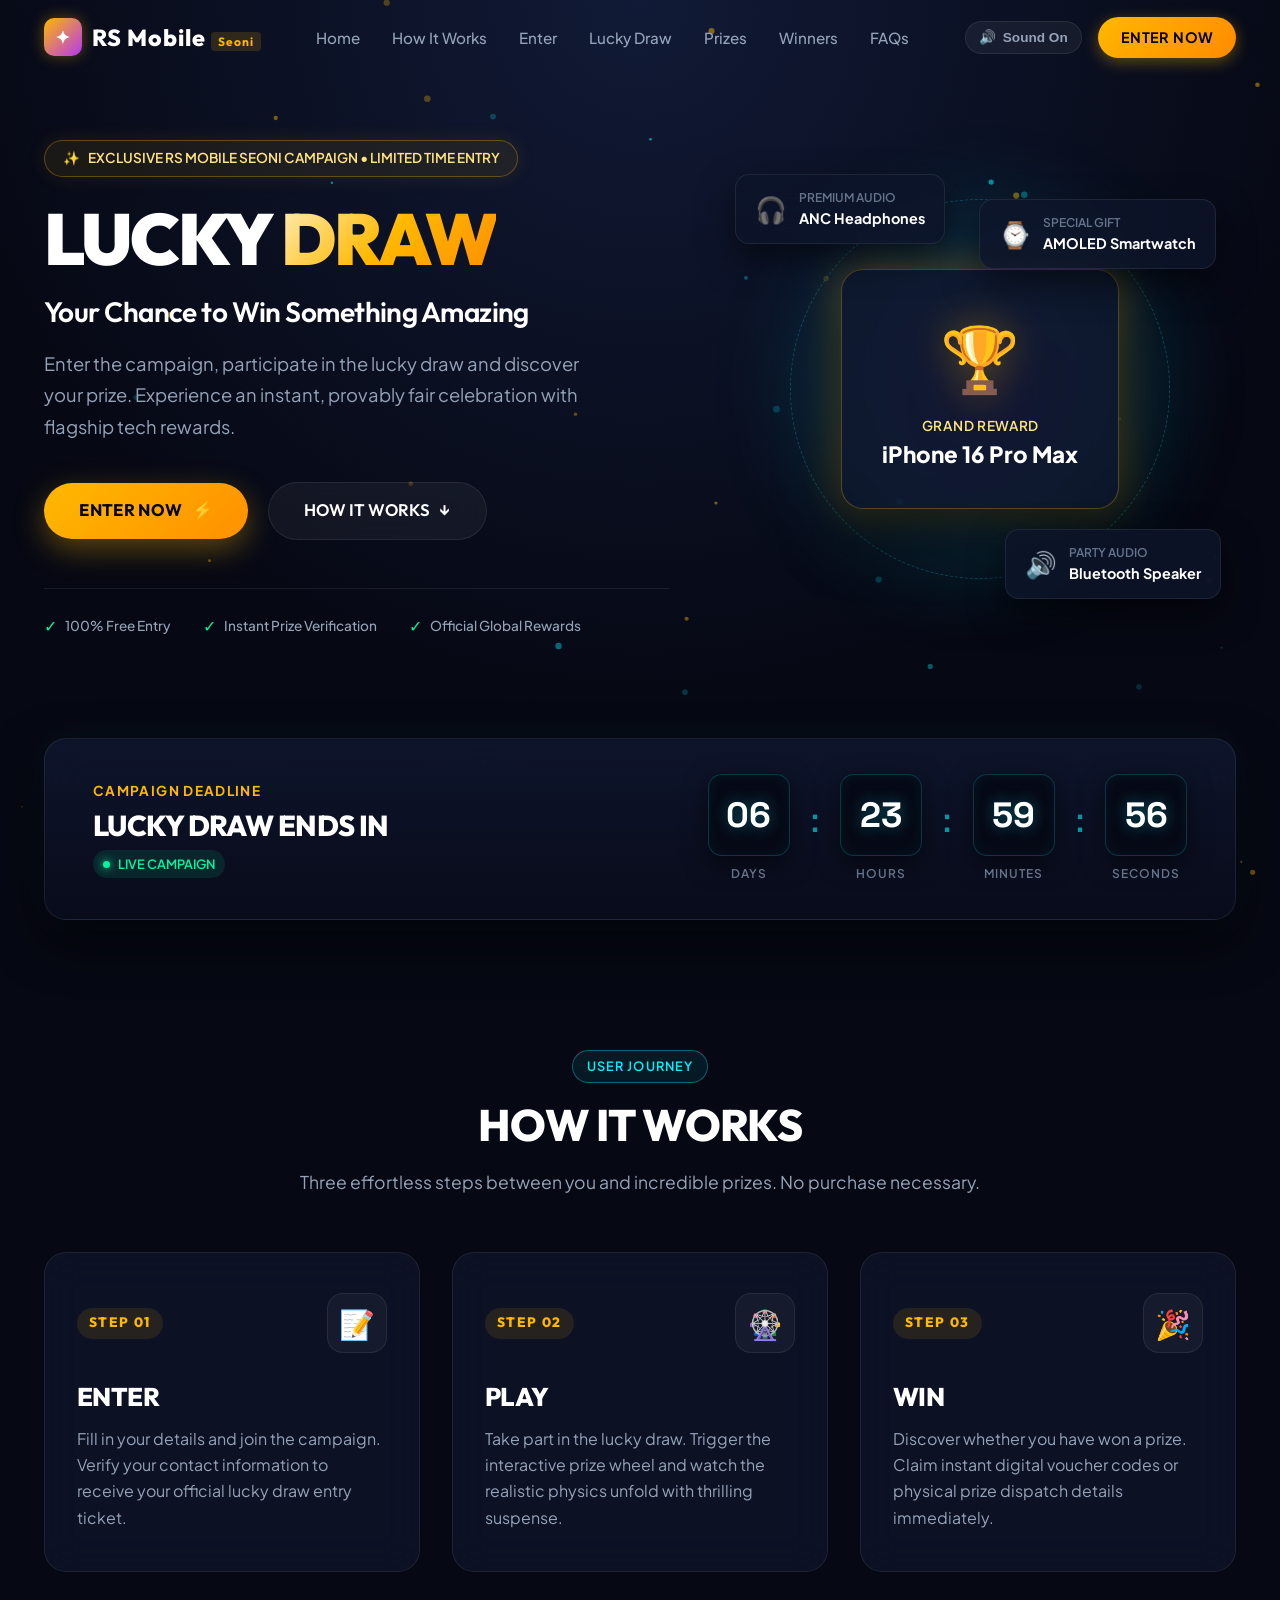
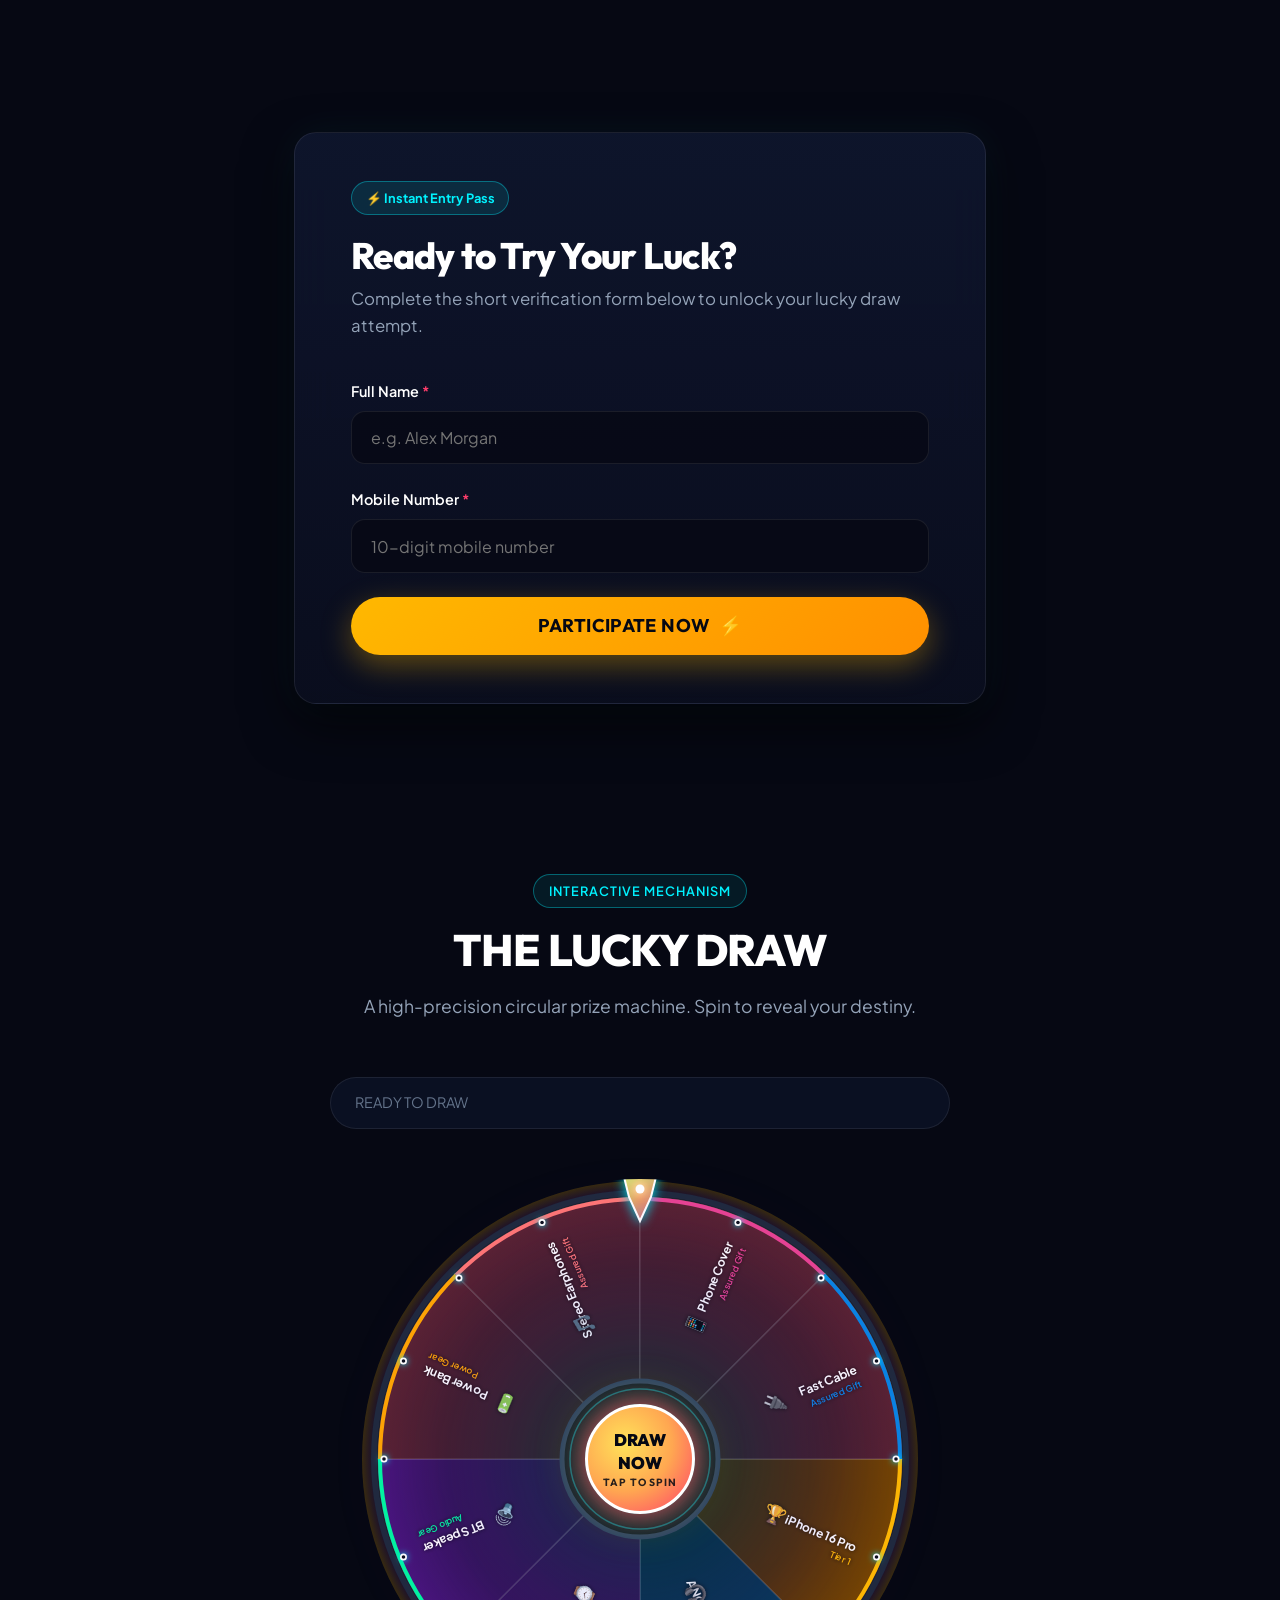
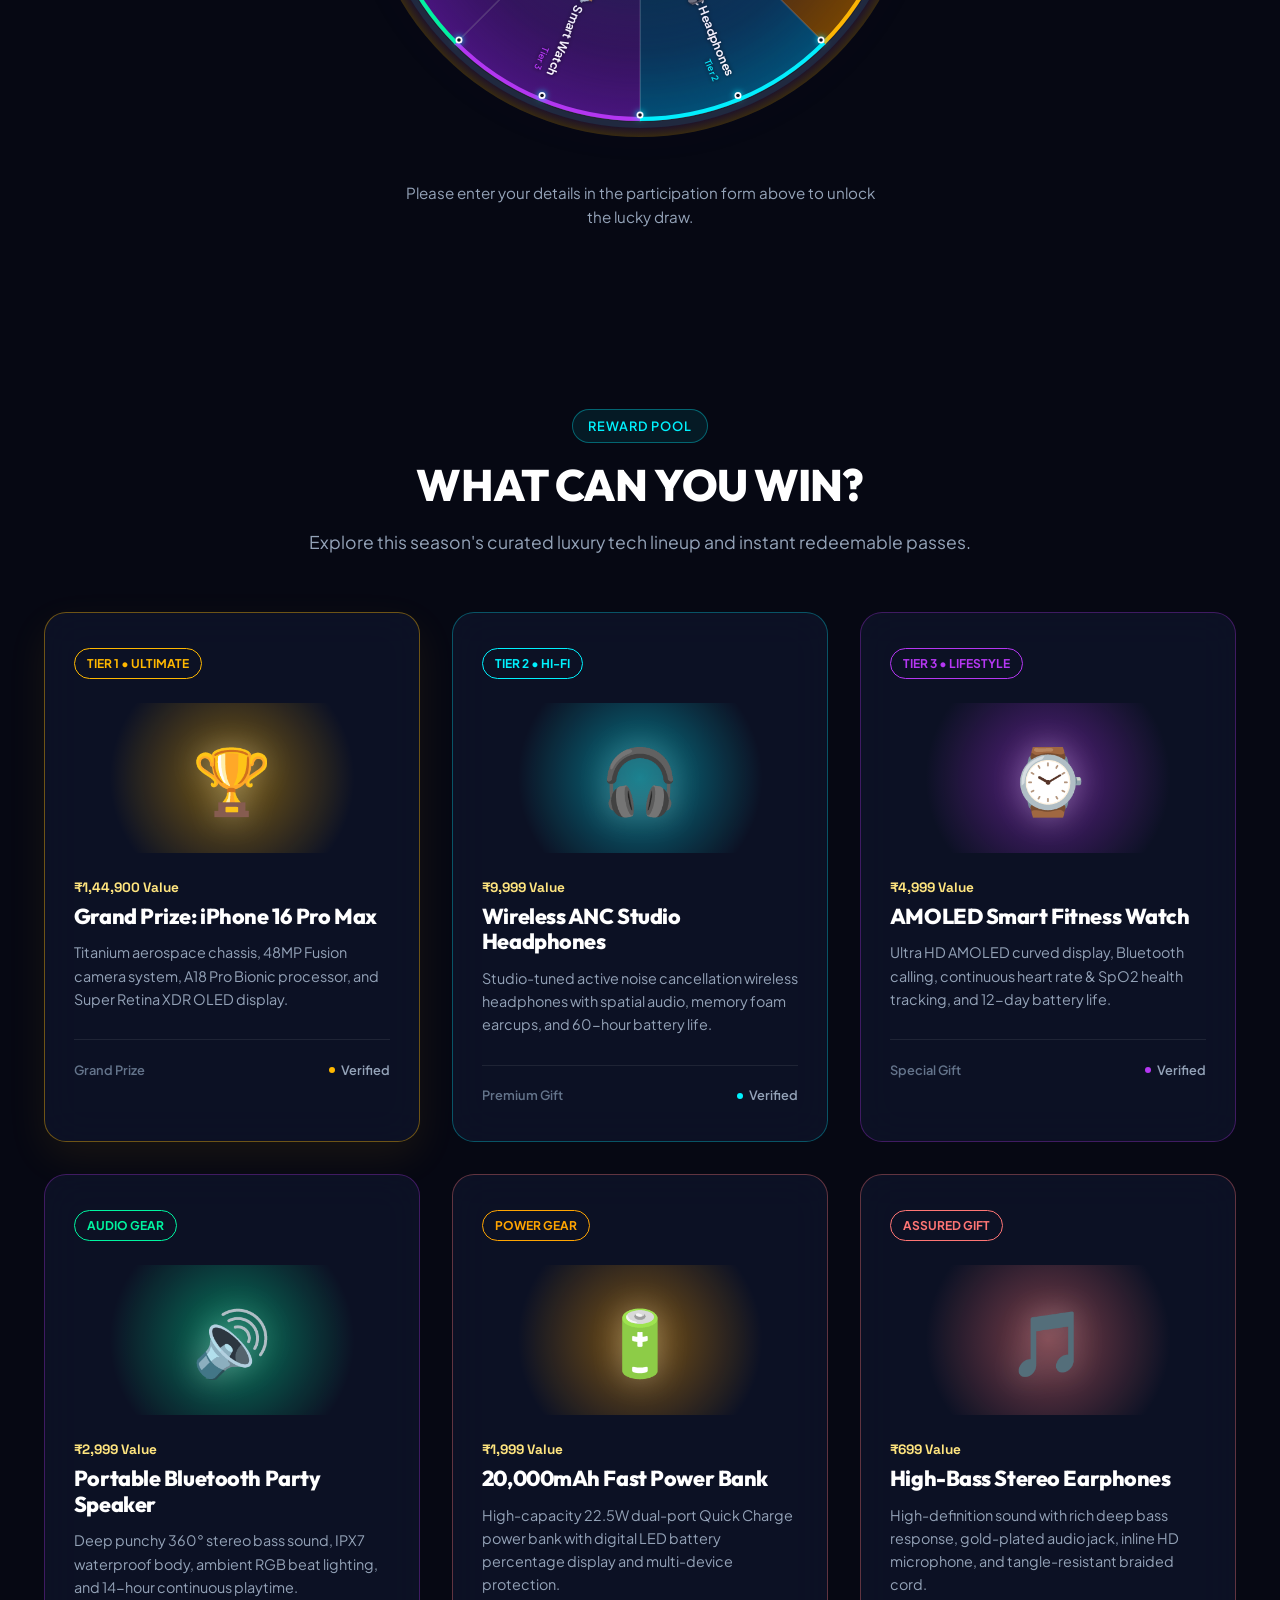
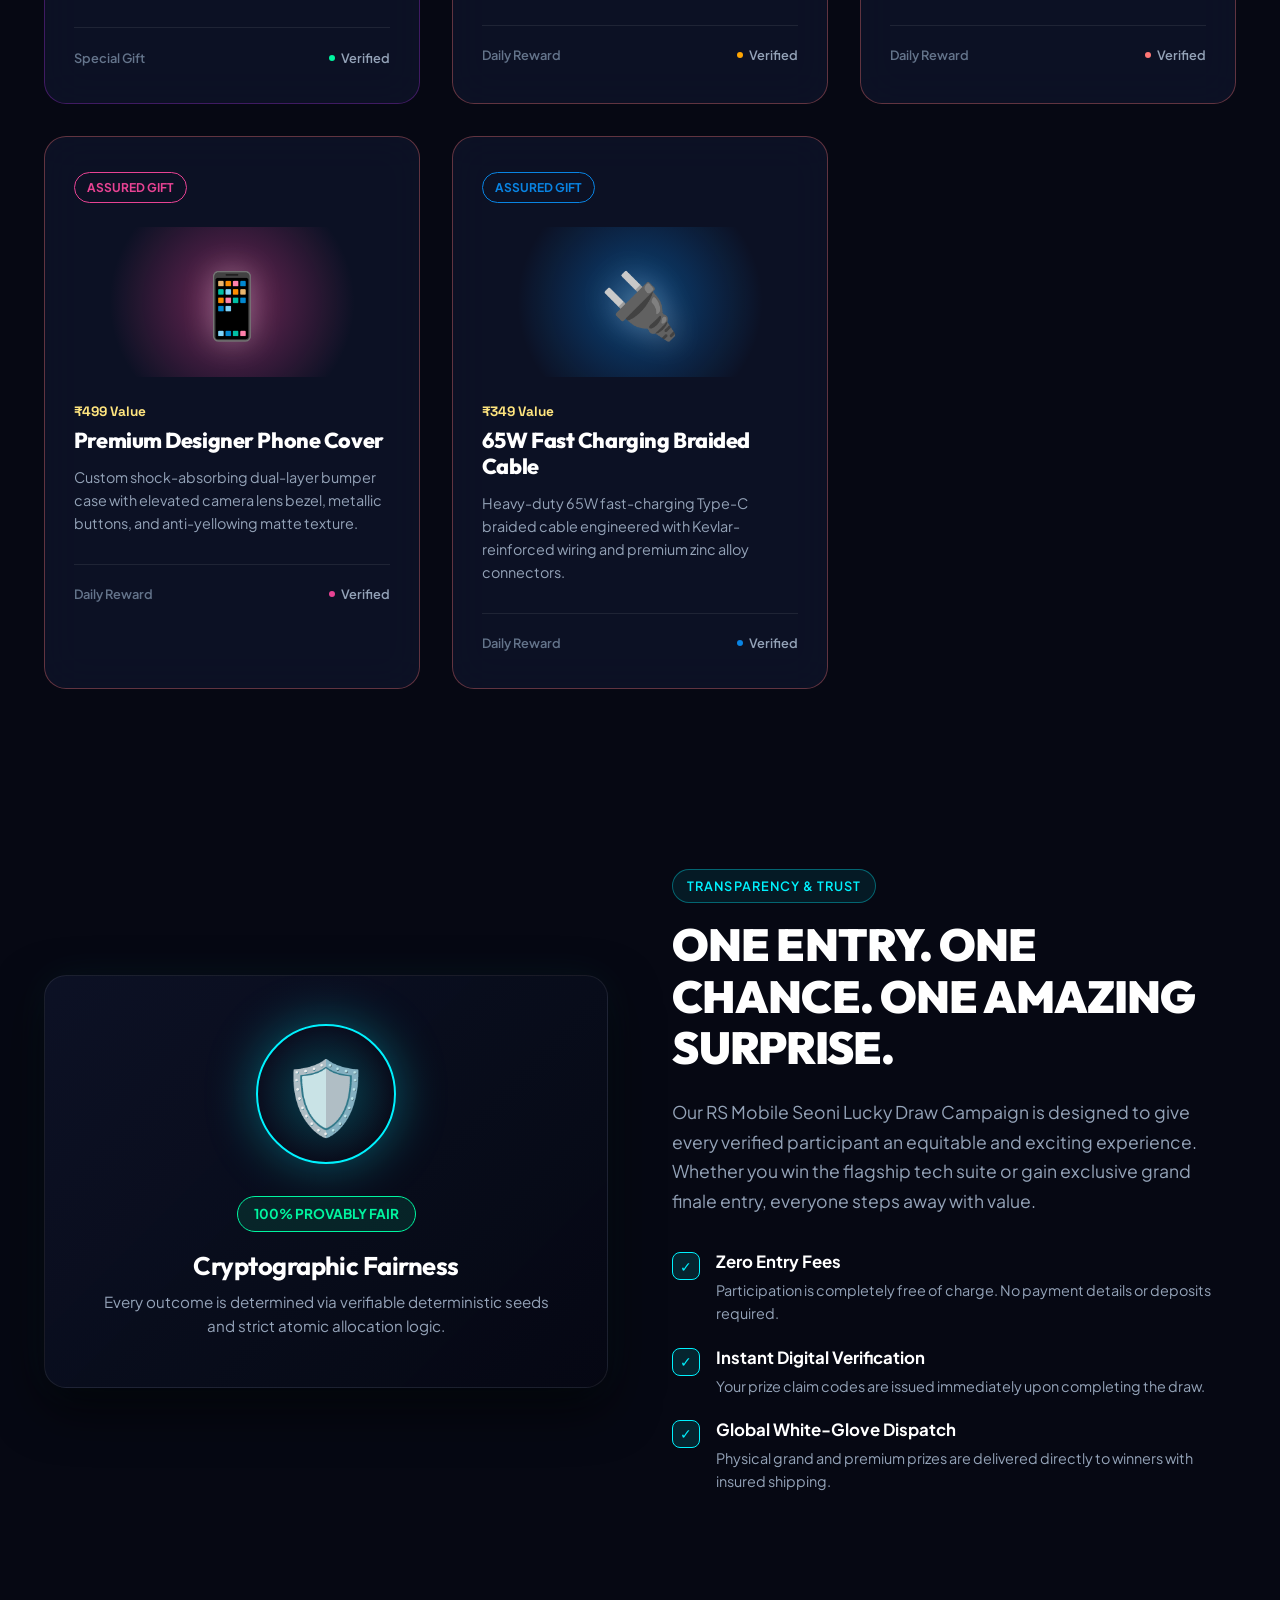
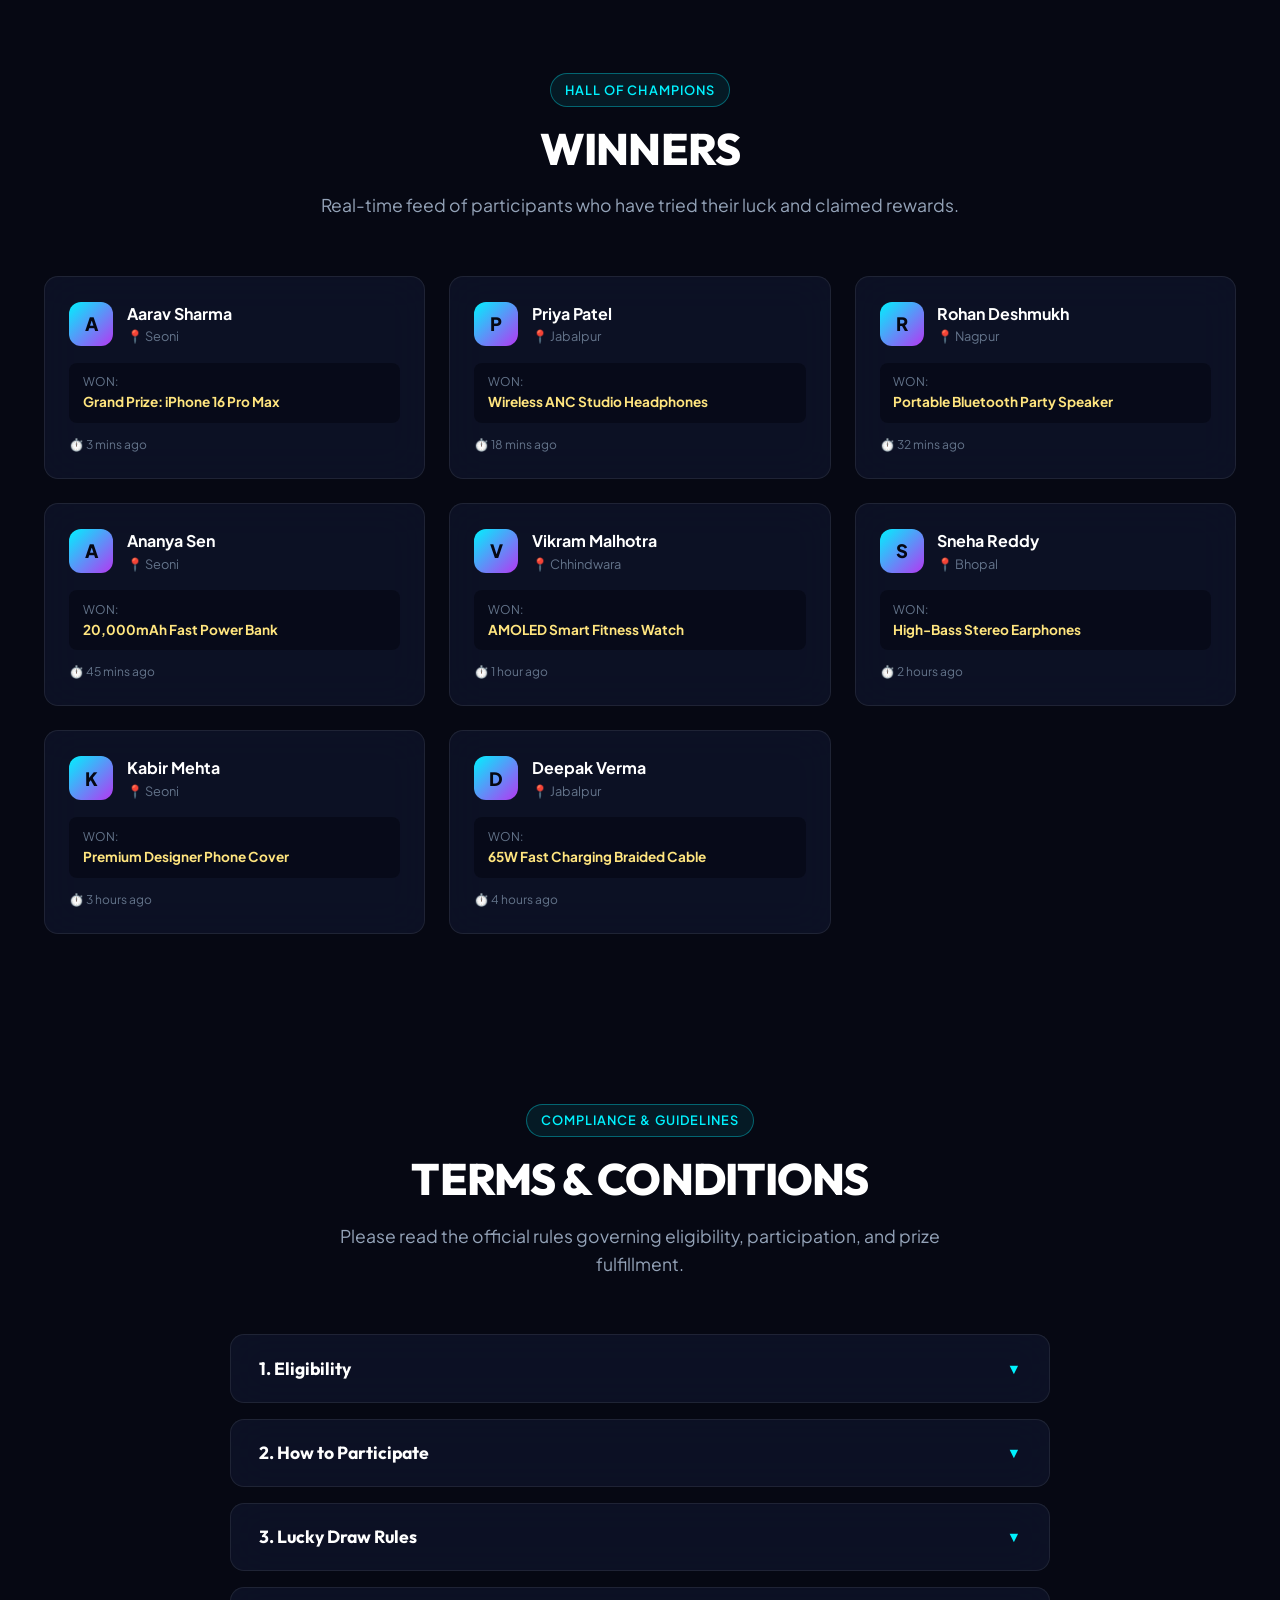
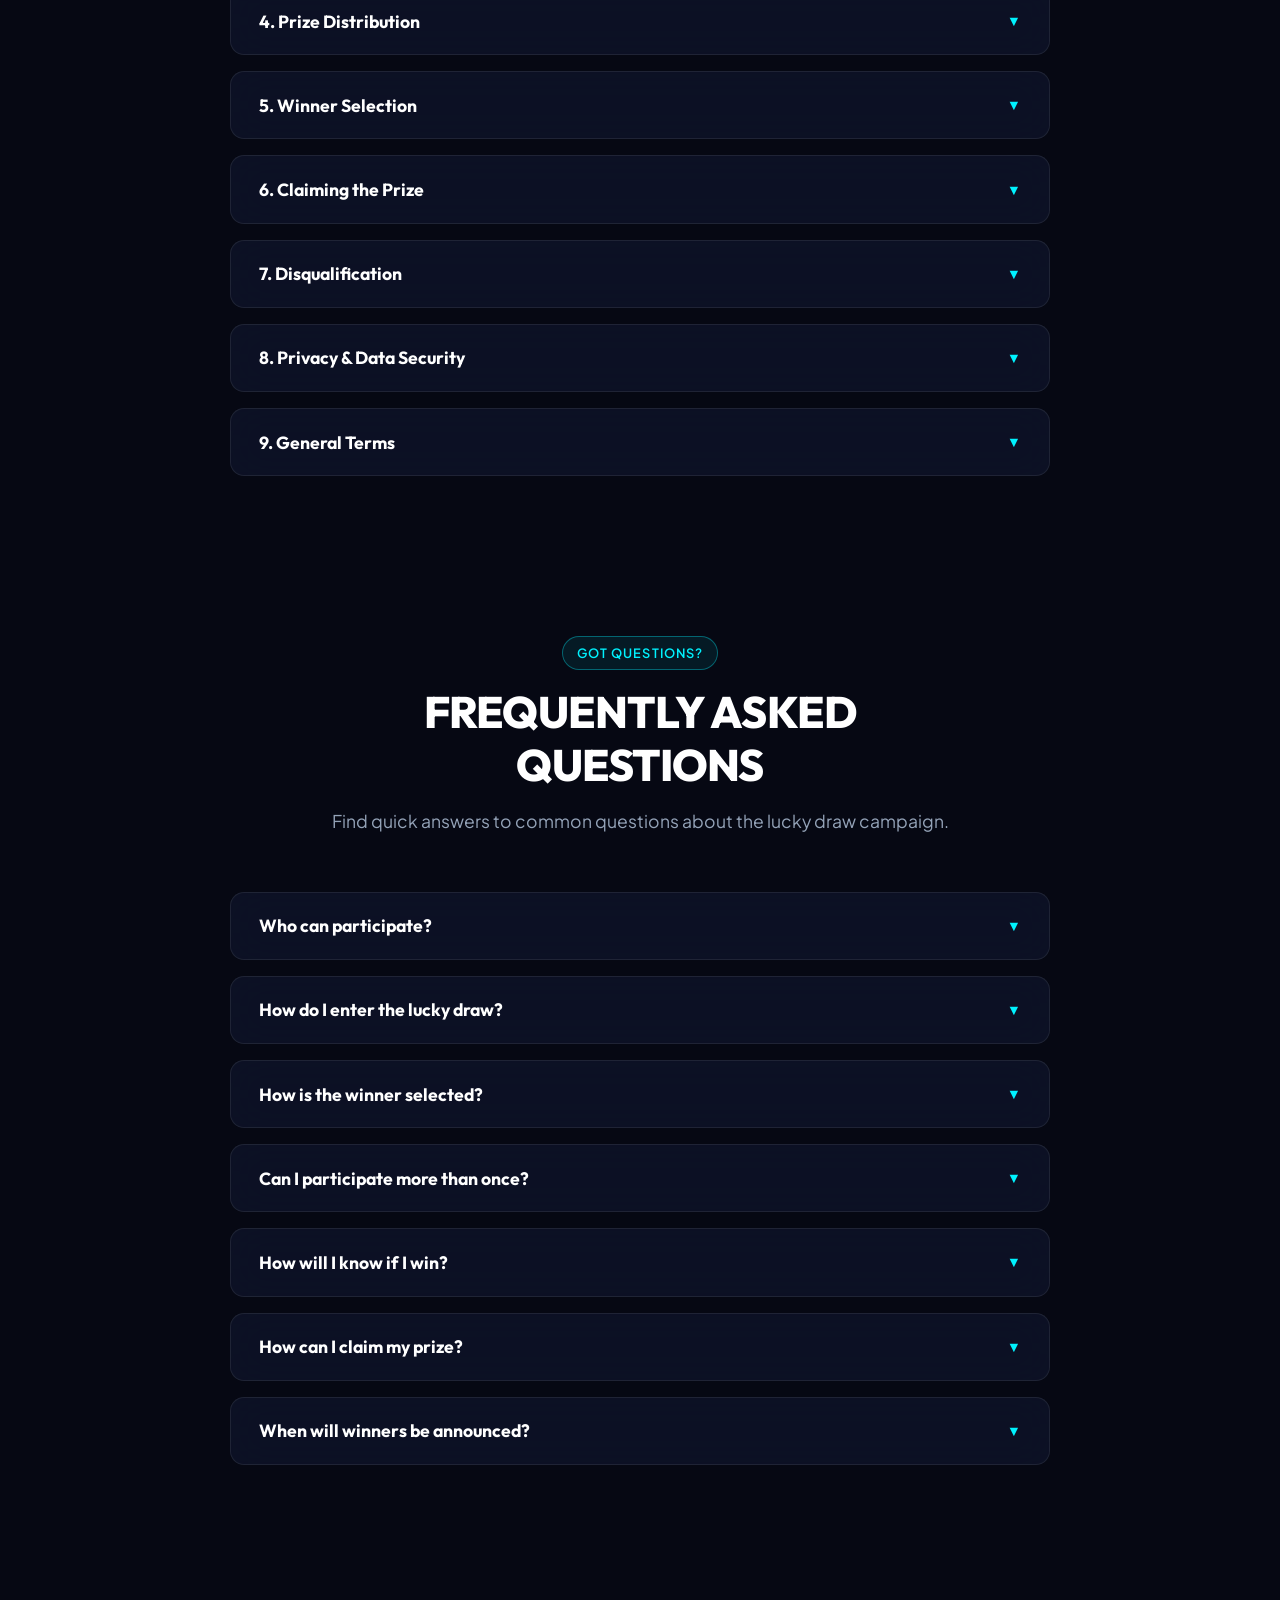
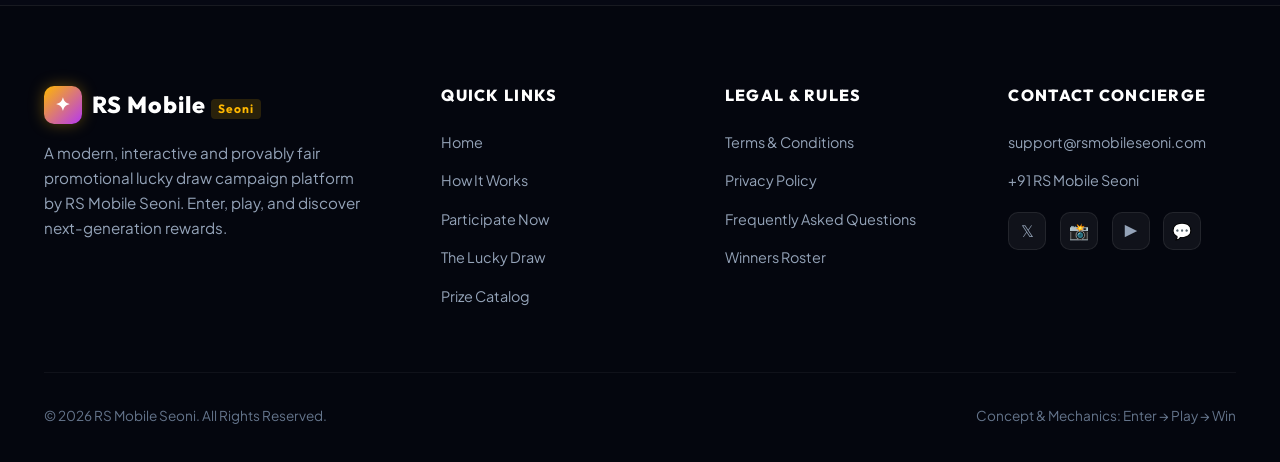
<file: index.html>
<!DOCTYPE html>
<html lang="en">
<head>
    <meta charset="UTF-8">
    <meta name="viewport" content="width=device-width, initial-scale=1.0">
    <title>RS Mobile Seoni — Premium Lucky Draw Campaign</title>
    
    <!-- Meta tags for social and SEO -->
    <meta name="description" content="Enter the official RS Mobile Seoni Lucky Draw Campaign. Enter your details, participate in the interactive lucky draw, and win flagship tech and exclusive gifts.">
    <meta name="keywords" content="Lucky Draw, Online Contest, Win Prizes, Tech Giveaway, Spin to Win, RS Mobile Seoni">
    
    <!-- Google Fonts -->
    <link rel="preconnect" href="https://fonts.googleapis.com">
    <link rel="preconnect" href="https://fonts.gstatic.com" crossorigin>
    <link href="https://fonts.googleapis.com/css2?family=Outfit:wght@400;600;700;800;900&family=Plus+Jakarta+Sans:wght@400;500;600;700;800&family=Space+Grotesk:wght@600;700;800&display=swap" rel="stylesheet">
    
    <!-- Stylesheets -->
    <link rel="stylesheet" href="assets/css/lucky-draw.css">
</head>
<body>

    <!-- Ambient Subtle Particle Background -->
    <canvas id="bgParticlesCanvas"></canvas>

    <!-- Header Navigation -->
    <header id="mainHeader" class="site-header">
        <div class="container header-inner">
            <a href="#" class="brand-logo" aria-label="RS Mobile Seoni Home">
                <span class="brand-mark">✦</span>
                <span class="brand-text">RS Mobile <span class="brand-year">Seoni</span></span>
            </a>

            <nav>
                <ul id="navMenu" class="nav-menu">
                    <li><a href="#hero" class="nav-link">Home</a></li>
                    <li><a href="#howItWorks" class="nav-link">How It Works</a></li>
                    <li><a href="#participate" class="nav-link">Enter</a></li>
                    <li><a href="#drawGame" class="nav-link">Lucky Draw</a></li>
                    <li><a href="#prizes" class="nav-link">Prizes</a></li>
                    <li><a href="#winners" class="nav-link">Winners</a></li>
                    <li><a href="#faqs" class="nav-link">FAQs</a></li>
                </ul>
            </nav>

            <div class="header-actions">
                <button id="soundToggleBtn" class="sound-btn" type="button" aria-label="Toggle Sound Effects">
                    <span id="soundIcon">🔊</span>
                    <span id="soundStatusText">Sound On</span>
                </button>
                <a href="#participate" class="btn-header-cta">ENTER NOW</a>
                <button id="navToggle" class="nav-toggle" type="button" aria-label="Toggle Navigation Menu">☰</button>
            </div>
        </div>
    </header>

    <main>
        <!-- 1. HERO SECTION -->
        <section id="hero" class="hero-section">
            <div class="container hero-grid">
                <div class="hero-content">
                    <div class="hero-badge-pill">
                        <span>✨</span>
                        <span>EXCLUSIVE RS MOBILE SEONI CAMPAIGN • LIMITED TIME ENTRY</span>
                    </div>
                    
                    <h1 class="hero-title">
                        LUCKY <span class="text-gradient-gold">DRAW</span>
                    </h1>

                    <h2 class="hero-subtitle">
                        Your Chance to Win Something Amazing
                    </h2>

                    <p class="hero-description">
                        Enter the campaign, participate in the lucky draw and discover your prize. Experience an instant, provably fair celebration with flagship tech rewards.
                    </p>

                    <div class="hero-actions">
                        <a href="#participate" class="btn-primary">
                            <span>ENTER NOW</span>
                            <span>⚡</span>
                        </a>
                        <a href="#howItWorks" class="btn-secondary">
                            <span>HOW IT WORKS</span>
                            <span>↓</span>
                        </a>
                    </div>

                    <div class="hero-trust-bar">
                        <div class="trust-item">
                            <span class="trust-icon">✓</span>
                            <span>100% Free Entry</span>
                        </div>
                        <div class="trust-item">
                            <span class="trust-icon">✓</span>
                            <span>Instant Prize Verification</span>
                        </div>
                        <div class="trust-item">
                            <span class="trust-icon">✓</span>
                            <span>Official Global Rewards</span>
                        </div>
                    </div>
                </div>

                <!-- Original 3D Floating Prize Showcase Visual -->
                <div class="hero-visual-stage">
                    <div class="visual-ambient-ring"></div>
                    <div class="visual-orbit-ring"></div>

                    <!-- Main Centerpiece -->
                    <div class="floating-centerpiece">
                        <div class="centerpiece-icon">🏆</div>
                        <div class="centerpiece-tier">GRAND REWARD</div>
                        <div class="centerpiece-title">iPhone 16 Pro Max</div>
                    </div>

                    <!-- Orbiting Satellites -->
                    <div class="satellite-card sat-top-left">
                        <div class="sat-icon">🎧</div>
                        <div>
                            <div class="sat-label">Premium Audio</div>
                            <div class="sat-name">ANC Headphones</div>
                        </div>
                    </div>

                    <div class="satellite-card sat-top-right">
                        <div class="sat-icon">⌚</div>
                        <div>
                            <div class="sat-label">Special Gift</div>
                            <div class="sat-name">AMOLED Smartwatch</div>
                        </div>
                    </div>

                    <div class="satellite-card sat-bottom-right">
                        <div class="sat-icon">🔊</div>
                        <div>
                            <div class="sat-label">Party Audio</div>
                            <div class="sat-name">Bluetooth Speaker</div>
                        </div>
                    </div>
                </div>
            </div>
        </section>

        <!-- 2. COUNTDOWN TIMER SECTION -->
        <section class="countdown-section">
            <div class="container">
                <div class="countdown-box">
                    <div class="countdown-info">
                        <div class="countdown-label">Campaign Deadline</div>
                        <h3 class="countdown-heading">LUCKY DRAW ENDS IN</h3>
                        <div id="campaignStatusBadge" class="countdown-status-badge">
                            <span class="status-dot"></span> LIVE CAMPAIGN
                        </div>
                    </div>

                    <div class="countdown-timer-grid">
                        <div class="timer-slot">
                            <div class="timer-card">
                                <span id="cdDays" class="timer-number">07</span>
                            </div>
                            <span class="timer-unit">Days</span>
                        </div>

                        <div class="timer-separator">:</div>

                        <div class="timer-slot">
                            <div class="timer-card">
                                <span id="cdHours" class="timer-number">18</span>
                            </div>
                            <span class="timer-unit">Hours</span>
                        </div>

                        <div class="timer-separator">:</div>

                        <div class="timer-slot">
                            <div class="timer-card">
                                <span id="cdMinutes" class="timer-number">45</span>
                            </div>
                            <span class="timer-unit">Minutes</span>
                        </div>

                        <div class="timer-separator">:</div>

                        <div class="timer-slot">
                            <div class="timer-card">
                                <span id="cdSeconds" class="timer-number">30</span>
                            </div>
                            <span class="timer-unit">Seconds</span>
                        </div>
                    </div>
                </div>
            </div>
        </section>

        <!-- 3. HOW IT WORKS -->
        <section id="howItWorks" class="how-it-works-section">
            <div class="container">
                <div class="section-header">
                    <div class="section-tag">User Journey</div>
                    <h2 class="section-title">HOW IT WORKS</h2>
                    <p class="section-subtitle">Three effortless steps between you and incredible prizes. No purchase necessary.</p>
                </div>

                <div class="steps-grid">
                    <!-- STEP 01 -->
                    <div class="step-card">
                        <div class="step-header">
                            <span class="step-number">STEP 01</span>
                            <div class="step-icon-wrap">📝</div>
                        </div>
                        <h3 class="step-title">ENTER</h3>
                        <p class="step-desc">Fill in your details and join the campaign. Verify your contact information to receive your official lucky draw entry ticket.</p>
                    </div>

                    <!-- STEP 02 -->
                    <div class="step-card">
                        <div class="step-header">
                            <span class="step-number">STEP 02</span>
                            <div class="step-icon-wrap">🎡</div>
                        </div>
                        <h3 class="step-title">PLAY</h3>
                        <p class="step-desc">Take part in the lucky draw. Trigger the interactive prize wheel and watch the realistic physics unfold with thrilling suspense.</p>
                    </div>

                    <!-- STEP 03 -->
                    <div class="step-card">
                        <div class="step-header">
                            <span class="step-number">STEP 03</span>
                            <div class="step-icon-wrap">🎉</div>
                        </div>
                        <h3 class="step-title">WIN</h3>
                        <p class="step-desc">Discover whether you have won a prize. Claim instant digital voucher codes or physical prize dispatch details immediately.</p>
                    </div>
                </div>
            </div>
        </section>

        <!-- 4. PARTICIPATION SECTION -->
        <section id="participate" class="participate-section">
            <div class="container form-layout">
                <div class="form-card">
                    <div class="form-badge">⚡ Instant Entry Pass</div>
                    <h2 class="form-header-title">Ready to Try Your Luck?</h2>
                    <p class="form-header-desc">Complete the short verification form below to unlock your lucky draw attempt.</p>

                    <div id="formAlert" class="form-alert" role="alert"></div>

                    <form id="participationForm" novalidate>
                        <div class="form-group">
                            <label for="fullName" class="field-label">Full Name <span class="required-star">*</span></label>
                            <input type="text" id="fullName" class="input-field" placeholder="e.g. Alex Morgan" required autocomplete="name">
                            <div class="field-error"></div>
                        </div>

                        <div class="form-group">
                            <label for="mobileNumber" class="field-label">Mobile Number <span class="required-star">*</span></label>
                            <input type="tel" id="mobileNumber" class="input-field" placeholder="10-digit mobile number" required autocomplete="tel">
                            <div class="field-error"></div>
                        </div>

                        <button type="submit" id="submitBtn" class="btn-primary btn-form-submit">
                            <span>PARTICIPATE NOW</span>
                            <span>⚡</span>
                        </button>
                    </form>
                </div>
            </div>
        </section>

        <!-- 5. LUCKY DRAW GAME (CIRCULAR FUTURISTIC WHEEL) -->
        <section id="drawGame" class="game-section">
            <div class="container game-stage-wrapper">
                <div class="section-header">
                    <div class="section-tag">Interactive Mechanism</div>
                    <h2 class="section-title">THE LUCKY DRAW</h2>
                    <p class="section-subtitle">A high-precision circular prize machine. Spin to reveal your destiny.</p>
                </div>

                <!-- Participant status banner -->
                <div class="game-status-bar">
                    <div id="participantBadge" class="game-participant-badge">
                        <span>● Verified Entry:</span>
                        <strong id="participantNameDisplay">Guest</strong>
                        <span id="ticketNumberDisplay" class="badge-ticket-tag">#TKT-0000</span>
                    </div>
                    <div id="drawHubStatus" class="game-attempts-status">READY TO DRAW</div>
                </div>

                <!-- Circular Futuristic Wheel Unit -->
                <div class="wheel-chassis-container">
                    <div class="wheel-ambient-glow"></div>
                    
                    <!-- Canvas rendering the segments and perimeter pegs -->
                    <canvas id="luckyWheelCanvas"></canvas>

                    <!-- Center Hub Button -->
                    <div class="center-draw-hub">
                        <button id="drawNowBtn" class="btn-draw-now" type="button" aria-label="Draw Now">
                            <span>DRAW</span>
                            <span>NOW</span>
                            <span class="hub-subtext">TAP TO SPIN</span>
                        </button>
                    </div>
                </div>

                <p id="gameNotice" class="game-instructions-notice">
                    Enter your details in the form above to unlock your lucky draw attempt.
                </p>
            </div>
        </section>

        <!-- 7. PRIZES SECTION ("WHAT CAN YOU WIN?") -->
        <section id="prizes" class="prizes-section">
            <div class="container">
                <div class="section-header">
                    <div class="section-tag">Reward Pool</div>
                    <h2 class="section-title">WHAT CAN YOU WIN?</h2>
                    <p class="section-subtitle">Explore this season's curated luxury tech lineup and instant redeemable passes.</p>
                </div>

                <div id="prizesGrid" class="prizes-grid">
                    <!-- Dynamically populated from PRIZE_CONFIG -->
                </div>
            </div>
        </section>

        <!-- 8. CAMPAIGN HIGHLIGHT -->
        <section class="highlight-section">
            <div class="container highlight-grid">
                <div class="highlight-visual">
                    <div class="vault-graphic-box">🛡️</div>
                    <div class="vault-badge">100% PROVABLY FAIR</div>
                    <h3 style="margin-top:1.2rem; font-size:1.6rem;">Cryptographic Fairness</h3>
                    <p style="color:var(--text-secondary); font-size:0.95rem; margin-top:0.5rem;">
                        Every outcome is determined via verifiable deterministic seeds and strict atomic allocation logic.
                    </p>
                </div>

                <div class="highlight-text-col">
                    <div class="section-tag">Transparency &amp; Trust</div>
                    <h2 class="highlight-title">ONE ENTRY. ONE CHANCE. ONE AMAZING SURPRISE.</h2>
                    <p class="highlight-desc">
                        Our RS Mobile Seoni Lucky Draw Campaign is designed to give every verified participant an equitable and exciting experience. Whether you win the flagship tech suite or gain exclusive grand finale entry, everyone steps away with value.
                    </p>

                    <div class="pillars-list">
                        <div class="pillar-item">
                            <div class="pillar-bullet">✓</div>
                            <div>
                                <div class="pillar-title">Zero Entry Fees</div>
                                <div class="pillar-text">Participation is completely free of charge. No payment details or deposits required.</div>
                            </div>
                        </div>

                        <div class="pillar-item">
                            <div class="pillar-bullet">✓</div>
                            <div>
                                <div class="pillar-title">Instant Digital Verification</div>
                                <div class="pillar-text">Your prize claim codes are issued immediately upon completing the draw.</div>
                            </div>
                        </div>

                        <div class="pillar-item">
                            <div class="pillar-bullet">✓</div>
                            <div>
                                <div class="pillar-title">Global White-Glove Dispatch</div>
                                <div class="pillar-text">Physical grand and premium prizes are delivered directly to winners with insured shipping.</div>
                            </div>
                        </div>
                    </div>
                </div>
            </div>
        </section>

        <!-- 9. WINNER ANNOUNCEMENT -->
        <section id="winners" class="winners-section">
            <div class="container">
                <div class="section-header">
                    <div class="section-tag">Hall of Champions</div>
                    <h2 class="section-title">WINNERS</h2>
                    <p class="section-subtitle">Real-time feed of participants who have tried their luck and claimed rewards.</p>
                </div>

                <div id="winnersGrid" class="winners-grid">
                    <!-- Populated dynamically via RECENT_WINNERS_DATA -->
                </div>

                <div id="winnersFallback" class="winners-fallback-banner">
                    <div class="fallback-icon">⏳</div>
                    <h3 class="fallback-title">Winners will be announced soon.</h3>
                    <p class="fallback-desc">The draw is currently ongoing. Stay tuned for the upcoming announcement roll.</p>
                </div>
            </div>
        </section>

        <!-- 11. TERMS & CONDITIONS (ACCORDION) -->
        <section id="terms" class="terms-section">
            <div class="container">
                <div class="section-header">
                    <div class="section-tag">Compliance &amp; Guidelines</div>
                    <h2 class="section-title">TERMS &amp; CONDITIONS</h2>
                    <p class="section-subtitle">Please read the official rules governing eligibility, participation, and prize fulfillment.</p>
                </div>

                <div class="accordion-container">
                    <!-- Eligibility -->
                    <div class="accordion-item">
                        <button class="accordion-trigger" type="button" aria-expanded="false">
                            <span>1. Eligibility</span>
                            <span class="accordion-icon">▼</span>
                        </button>
                        <div class="accordion-body">
                            <div class="accordion-content">
                                <p>Participation in the RS Mobile Seoni Lucky Draw Campaign is open to individuals aged 18 years or older at the time of entry. Employees, affiliates, and direct family members of the organizing entity are not eligible to claim major tiered prizes.</p>
                            </div>
                        </div>
                    </div>

                    <!-- How to Participate -->
                    <div class="accordion-item">
                        <button class="accordion-trigger" type="button" aria-expanded="false">
                            <span>2. How to Participate</span>
                            <span class="accordion-icon">▼</span>
                        </button>
                        <div class="accordion-body">
                            <div class="accordion-content">
                                <p>To participate, eligible entrants must accurately complete the official registration form with their full name and verified 10-digit mobile number. Each participant receives a unique ticket ID granting one (1) interactive lucky draw turn.</p>
                            </div>
                        </div>
                    </div>

                    <!-- Lucky Draw Rules -->
                    <div class="accordion-item">
                        <button class="accordion-trigger" type="button" aria-expanded="false">
                            <span>3. Lucky Draw Rules</span>
                            <span class="accordion-icon">▼</span>
                        </button>
                        <div class="accordion-body">
                            <div class="accordion-content">
                                <p>Each participant is entitled to exactly one spin of the official prize wheel per registered mobile number. Any attempts to manipulate participation through automated bots or scripts will result in immediate disqualification.</p>
                            </div>
                        </div>
                    </div>

                    <!-- Prize Distribution -->
                    <div class="accordion-item">
                        <button class="accordion-trigger" type="button" aria-expanded="false">
                            <span>4. Prize Distribution</span>
                            <span class="accordion-icon">▼</span>
                        </button>
                        <div class="accordion-body">
                            <div class="accordion-content">
                                <p>Prizes are distributed strictly as announced. Physical items (Grand Prize, Premium Gift, Special Gift) will be dispatched within 14 business days following successful identity verification. Digital vouchers are delivered instantaneously upon redemption.</p>
                            </div>
                        </div>
                    </div>

                    <!-- Winner Selection -->
                    <div class="accordion-item">
                        <button class="accordion-trigger" type="button" aria-expanded="false">
                            <span>5. Winner Selection</span>
                            <span class="accordion-icon">▼</span>
                        </button>
                        <div class="accordion-body">
                            <div class="accordion-content">
                                <p>Winners are determined through an automated, cryptographically secure pseudo-random algorithm based on pre-defined probability weightings. The result rendered upon the conclusion of the wheel rotation is final and binding.</p>
                            </div>
                        </div>
                    </div>

                    <!-- Claiming the Prize -->
                    <div class="accordion-item">
                        <button class="accordion-trigger" type="button" aria-expanded="false">
                            <span>6. Claiming the Prize</span>
                            <span class="accordion-icon">▼</span>
                        </button>
                        <div class="accordion-body">
                            <div class="accordion-content">
                                <p>Winners must claim their prize within 30 days of the draw date by submitting their unique claim voucher code and government-issued ID. Unclaimed rewards will be reallocated to the Grand Finale community raffle pool.</p>
                            </div>
                        </div>
                    </div>

                    <!-- Disqualification -->
                    <div class="accordion-item">
                        <button class="accordion-trigger" type="button" aria-expanded="false">
                            <span>7. Disqualification</span>
                            <span class="accordion-icon">▼</span>
                        </button>
                        <div class="accordion-body">
                            <div class="accordion-content">
                                <p>The organizer reserves the right to void entries and withhold prizes if an entrant provides false or misleading information, violates terms of service, or attempts to circumvent draw rate limits.</p>
                            </div>
                        </div>
                    </div>

                    <!-- Privacy -->
                    <div class="accordion-item">
                        <button class="accordion-trigger" type="button" aria-expanded="false">
                            <span>8. Privacy &amp; Data Security</span>
                            <span class="accordion-icon">▼</span>
                        </button>
                        <div class="accordion-body">
                            <div class="accordion-content">
                                <p>Participant personal information is collected solely for the administration of this campaign, winner notification, and prize fulfillment. Your data is encrypted and never sold or shared with unauthorized third-party advertisers.</p>
                            </div>
                        </div>
                    </div>

                    <!-- General Terms -->
                    <div class="accordion-item">
                        <button class="accordion-trigger" type="button" aria-expanded="false">
                            <span>9. General Terms</span>
                            <span class="accordion-icon">▼</span>
                        </button>
                        <div class="accordion-body">
                            <div class="accordion-content">
                                <p>The organizers reserve the right to amend, suspend, or terminate the campaign at any time due to unforeseen technical difficulties or force majeure events. All applicable local taxes and duties on prizes are the sole responsibility of the winner.</p>
                            </div>
                        </div>
                    </div>
                </div>
            </div>
        </section>

        <!-- 12. FAQ SECTION (ACCORDION) -->
        <section id="faqs" class="faq-section">
            <div class="container">
                <div class="section-header">
                    <div class="section-tag">Got Questions?</div>
                    <h2 class="section-title">FREQUENTLY ASKED QUESTIONS</h2>
                    <p class="section-subtitle">Find quick answers to common questions about the lucky draw campaign.</p>
                </div>

                <div class="accordion-container">
                    <div class="accordion-item">
                        <button class="accordion-trigger" type="button" aria-expanded="false">
                            <span>Who can participate?</span>
                            <span class="accordion-icon">▼</span>
                        </button>
                        <div class="accordion-body">
                            <div class="accordion-content">
                                <p>Anyone aged 18 years or older with a valid mobile number can participate. There is zero purchase required to enter.</p>
                            </div>
                        </div>
                    </div>

                    <div class="accordion-item">
                        <button class="accordion-trigger" type="button" aria-expanded="false">
                            <span>How do I enter the lucky draw?</span>
                            <span class="accordion-icon">▼</span>
                        </button>
                        <div class="accordion-body">
                            <div class="accordion-content">
                                <p>Simply scroll to the "Ready to Try Your Luck?" section, fill out your full name and mobile number, accept the terms, and click "PARTICIPATE NOW". You will be immediately taken to the lucky draw wheel with an active ticket.</p>
                            </div>
                        </div>
                    </div>

                    <div class="accordion-item">
                        <button class="accordion-trigger" type="button" aria-expanded="false">
                            <span>How is the winner selected?</span>
                            <span class="accordion-icon">▼</span>
                        </button>
                        <div class="accordion-body">
                            <div class="accordion-content">
                                <p>Winners are chosen through a weighted pseudo-random physics simulation engine. The mechanism ensures full transparency, with probabilities pre-configured for each prize tier.</p>
                            </div>
                        </div>
                    </div>

                    <div class="accordion-item">
                        <button class="accordion-trigger" type="button" aria-expanded="false">
                            <span>Can I participate more than once?</span>
                            <span class="accordion-icon">▼</span>
                        </button>
                        <div class="accordion-body">
                            <div class="accordion-content">
                                <p>To ensure fairness for all entrants, only one entry per verified mobile number is allowed during this campaign cycle.</p>
                            </div>
                        </div>
                    </div>

                    <div class="accordion-item">
                        <button class="accordion-trigger" type="button" aria-expanded="false">
                            <span>How will I know if I win?</span>
                            <span class="accordion-icon">▼</span>
                        </button>
                        <div class="accordion-body">
                            <div class="accordion-content">
                                <p>The result appears immediately on your screen upon completion of the wheel spin in an animated celebration modal with your unique claim voucher code.</p>
                            </div>
                        </div>
                    </div>

                    <div class="accordion-item">
                        <button class="accordion-trigger" type="button" aria-expanded="false">
                            <span>How can I claim my prize?</span>
                            <span class="accordion-icon">▼</span>
                        </button>
                        <div class="accordion-body">
                            <div class="accordion-content">
                                <p>When the winning screen appears, click "CLAIM YOUR PRIZE" to display your unique claim voucher. You can copy the code and follow the simple on-screen instructions or present it to our support concierge.</p>
                            </div>
                        </div>
                    </div>

                    <div class="accordion-item">
                        <button class="accordion-trigger" type="button" aria-expanded="false">
                            <span>When will winners be announced?</span>
                            <span class="accordion-icon">▼</span>
                        </button>
                        <div class="accordion-body">
                            <div class="accordion-content">
                                <p>Instant winners are notified on the spot! Full consolidated lists of major prize recipients are continuously updated on our live Winners section throughout the campaign.</p>
                            </div>
                        </div>
                    </div>
                </div>
            </div>
        </section>
    </main>

    <!-- 6. RESULT SCREEN MODAL (WINNER & NON-WINNER) -->
    <div id="resultModal" class="modal-overlay" role="dialog" aria-modal="true" aria-labelledby="modalPrizeTitle">
        <div id="resultModalBackdrop" class="modal-backdrop"></div>
        
        <div class="modal-dialog">
            <button id="closeModalBtn" class="modal-close-btn" type="button" aria-label="Close Modal">✕</button>

            <!-- WINNER STATE -->
            <div id="modalWinnerState">
                <h3 class="winner-badge-header">CONGRATULATIONS! 🎉</h3>
                <div class="winner-sub-eyebrow">YOU WON</div>

                <div class="prize-showcase-circle">
                    <span id="modalPrizeIcon">🏆</span>
                </div>

                <div id="modalPrizeBadge" class="prize-tier-badge">Grand Prize</div>
                <h2 id="modalPrizeTitle" class="modal-prize-title">Ultra Tech Suite</h2>
                <p id="modalPrizeDesc" class="modal-prize-desc">
                    You've won the Premium Gift! Experience high-fidelity audio and titanium construction.
                </p>

                <div class="claim-code-preview">
                    <span class="code-label">Claim Voucher Code:</span>
                    <span id="modalClaimCode" class="code-value">WIN-8849-GRAND</span>
                </div>

                <div class="modal-button-group">
                    <button id="btnClaimPrize" class="btn-primary" type="button">
                        <span>CLAIM YOUR PRIZE</span>
                        <span>🎁</span>
                    </button>
                    <button id="btnSpinAnother" class="btn-secondary" type="button">
                        <span>🔄 SPIN WITH ANOTHER NUMBER</span>
                    </button>
                </div>
            </div>

            <!-- NON-WINNER STATE (FALLBACK) -->
            <div id="modalNonWinnerState" style="display: none;">
                <div class="non-winner-icon">✨</div>
                <h2 class="non-winner-title">SPECIAL REWARD ENTRY!</h2>
                <p class="non-winner-message">
                    Thank you for participating! Your entry ticket has been entered into the Grand Finale community raffle.
                </p>
                <div class="modal-button-group">
                    <button id="btnNonWinnerHome" class="btn-primary" type="button">
                        <span>BACK TO HOME</span>
                    </button>
                </div>
            </div>
        </div>
    </div>

    <!-- CLAIM VOUCHER MODAL DIALOG -->
    <div id="claimModal" class="modal-overlay" role="dialog" aria-modal="true">
        <div class="modal-backdrop" onclick="document.getElementById('claimModal').classList.remove('active')"></div>
        <div class="modal-dialog">
            <button id="btnCloseClaimModal" class="modal-close-btn" type="button" aria-label="Close">✕</button>
            
            <div style="font-size:2.5rem; margin-bottom:0.5rem;">🎉</div>
            <h2 style="font-size:1.8rem; margin-bottom:0.5rem; color:#FFFFFF;">Prize Claim Pass</h2>
            <p style="color:var(--text-secondary); font-size:0.9rem; margin-bottom:1.5rem;">
                Present or save this digital voucher to verify and dispatch your prize.
            </p>

            <div class="claim-voucher-card">
                <div class="voucher-row">
                    <span class="v-label">Voucher Code:</span>
                    <span id="claimVoucherCode" class="v-val text-gradient-gold">WIN-9921-VIP</span>
                </div>
                <div class="voucher-row">
                    <span class="v-label">Participant:</span>
                    <span id="claimParticipantName" class="v-val">Alex Morgan</span>
                </div>
                <div class="voucher-row">
                    <span class="v-label">Prize Allotted:</span>
                    <span id="claimPrizeName" class="v-val">Studio Acoustic Pro</span>
                </div>
                <div class="voucher-row">
                    <span class="v-label">Status:</span>
                    <span class="v-val" style="color:var(--emerald);">● Verified &amp; Reserved</span>
                </div>
            </div>

            <div class="modal-button-group">
                <button id="btnCopyClaimCode" class="btn-primary" type="button">
                    <span>COPY CLAIM CODE</span>
                    <span>📋</span>
                </button>
                <button class="btn-secondary" type="button" onclick="window.print()">
                    <span>PRINT VOUCHER</span>
                    <span>🖨️</span>
                </button>
            </div>
        </div>
    </div>

    <!-- 14. FOOTER -->
    <footer class="site-footer">
        <div class="container">
            <div class="footer-grid">
                <div>
                    <a href="#" class="brand-logo" style="margin-bottom: 0.5rem;">
                        <span class="brand-mark">✦</span>
                        <span class="brand-text">RS Mobile <span class="brand-year">Seoni</span></span>
                    </a>
                    <p class="footer-brand-desc">
                        A modern, interactive and provably fair promotional lucky draw campaign platform by RS Mobile Seoni. Enter, play, and discover next-generation rewards.
                    </p>
                </div>

                <div>
                    <h4 class="footer-heading">Quick Links</h4>
                    <ul class="footer-links">
                        <li><a href="#hero">Home</a></li>
                        <li><a href="#howItWorks">How It Works</a></li>
                        <li><a href="#participate">Participate Now</a></li>
                        <li><a href="#drawGame">The Lucky Draw</a></li>
                        <li><a href="#prizes">Prize Catalog</a></li>
                    </ul>
                </div>

                <div>
                    <h4 class="footer-heading">Legal &amp; Rules</h4>
                    <ul class="footer-links">
                        <li><a href="#terms">Terms &amp; Conditions</a></li>
                        <li><a href="#terms">Privacy Policy</a></li>
                        <li><a href="#faqs">Frequently Asked Questions</a></li>
                        <li><a href="#winners">Winners Roster</a></li>
                    </ul>
                </div>

                <div>
                    <h4 class="footer-heading">Contact Concierge</h4>
                    <ul class="footer-links" style="margin-bottom: 1.2rem;">
                        <li><a href="mailto:support@rsmobileseoni.com">support@rsmobileseoni.com</a></li>
                        <li><a href="tel:919876543210">+91 RS Mobile Seoni</a></li>
                    </ul>
                    <div class="footer-social-row">
                        <a href="#" class="social-pill" aria-label="Twitter">𝕏</a>
                        <a href="#" class="social-pill" aria-label="Instagram">📸</a>
                        <a href="#" class="social-pill" aria-label="YouTube">▶</a>
                        <a href="#" class="social-pill" aria-label="Discord">💬</a>
                    </div>
                </div>
            </div>

            <div class="footer-bottom">
                <div>© 2026 RS Mobile Seoni. All Rights Reserved.</div>
                <div>Concept &amp; Mechanics: Enter → Play → Win</div>
            </div>
        </div>
    </footer>

    <!-- Application JavaScript Modules -->
    <script src="assets/js/prizes-config.js"></script>
    <script src="assets/js/audio-synth.js"></script>
    <script src="assets/js/confetti-engine.js"></script>
    <script src="assets/js/lucky-wheel.js"></script>
    <script src="assets/js/app.js"></script>
</body>
</html>
</file>
<file: assets/css/lucky-draw.css>
/* ==========================================================================
   RS MOBILE SEONI - PREMIUM LUCKY DRAW CAMPAIGN DESIGN SYSTEM
   Modern • Original • High Visual Impact • Fully Responsive
   ========================================================================== */

:root {
    /* Color Palette */
    --bg-base: #060813;
    --bg-surface: #0D1224;
    --bg-card: rgba(16, 22, 43, 0.72);
    --bg-card-hover: rgba(23, 32, 62, 0.85);
    --border-subtle: rgba(255, 255, 255, 0.08);
    --border-highlight: rgba(0, 242, 254, 0.35);

    /* Accents */
    --gold: #FFB800;
    --gold-bright: #FFE57F;
    --gold-glow: rgba(255, 184, 0, 0.35);
    --cyan: #00F2FE;
    --cyan-deep: #4FACFE;
    --cyan-glow: rgba(0, 242, 254, 0.35);
    --purple: #8A2BE2;
    --purple-vivid: #B537F2;
    --purple-glow: rgba(181, 55, 242, 0.35);
    --emerald: #00F5A0;
    --emerald-glow: rgba(0, 245, 160, 0.35);
    --coral: #FF3E6C;

    /* Typography */
    --font-heading: 'Outfit', -apple-system, BlinkMacSystemFont, 'Segoe UI', Roboto, sans-serif;
    --font-body: 'Plus Jakarta Sans', -apple-system, BlinkMacSystemFont, 'Segoe UI', Roboto, sans-serif;
    --font-mono: 'Space Grotesk', monospace;

    /* Text Colors */
    --text-primary: #FFFFFF;
    --text-secondary: #94A3B8;
    --text-muted: #64748B;

    /* Effects */
    --glass-blur: blur(20px);
    --shadow-premium: 0 20px 50px rgba(0, 0, 0, 0.65), 0 0 40px rgba(0, 242, 254, 0.06);
    --radius-sm: 8px;
    --radius-md: 14px;
    --radius-lg: 22px;
    --radius-full: 9999px;
    --transition-smooth: all 0.3s cubic-bezier(0.16, 1, 0.3, 1);
}

/* Base Reset & Smooth Scroll */
*, *::before, *::after {
    margin: 0;
    padding: 0;
    box-sizing: border-box;
}

html {
    scroll-behavior: smooth;
    font-size: 16px;
    background-color: var(--bg-base);
    color: var(--text-primary);
    font-family: var(--font-body);
    overflow-x: hidden;
}

body {
    min-height: 100vh;
    background: radial-gradient(circle at 50% 0%, #111A36 0%, #060813 65%);
    background-attachment: fixed;
    line-height: 1.6;
    overflow-x: hidden;
    position: relative;
    -webkit-font-smoothing: antialiased;
}

/* Background Canvas */
#bgParticlesCanvas {
    position: fixed;
    top: 0;
    left: 0;
    width: 100vw;
    height: 100vh;
    pointer-events: none;
    z-index: 0;
}

/* Container */
.container {
    width: 100%;
    max-width: 1240px;
    margin: 0 auto;
    padding: 0 1.5rem;
    position: relative;
    z-index: 1;
}

/* Typography Utilities */
h1, h2, h3, h4, h5, h6 {
    font-family: var(--font-heading);
    font-weight: 700;
    line-height: 1.2;
    letter-spacing: -0.02em;
}

.text-gradient-gold {
    background: linear-gradient(135deg, #FFF1C5 0%, #FFB800 50%, #FF8A00 100%);
    -webkit-background-clip: text;
    -webkit-text-fill-color: transparent;
}

.text-gradient-cyan {
    background: linear-gradient(135deg, #E0F7FA 0%, #00F2FE 50%, #4FACFE 100%);
    -webkit-background-clip: text;
    -webkit-text-fill-color: transparent;
}

.section-tag {
    display: inline-flex;
    align-items: center;
    gap: 0.5rem;
    padding: 0.35rem 0.9rem;
    background: rgba(0, 242, 254, 0.08);
    border: 1px solid var(--border-highlight);
    border-radius: var(--radius-full);
    font-size: 0.8rem;
    font-weight: 600;
    text-transform: uppercase;
    letter-spacing: 0.08em;
    color: var(--cyan);
    margin-bottom: 1rem;
}

.section-header {
    text-align: center;
    max-width: 680px;
    margin: 0 auto 3.5rem auto;
}

.section-title {
    font-size: 2.75rem;
    margin-bottom: 1rem;
    font-weight: 800;
}

.section-subtitle {
    font-size: 1.1rem;
    color: var(--text-secondary);
}

/* ==========================================================================
   HEADER & NAVIGATION
   ========================================================================== */
.site-header {
    position: fixed;
    top: 0;
    left: 0;
    width: 100%;
    height: 76px;
    display: flex;
    align-items: center;
    z-index: 1000;
    transition: var(--transition-smooth);
    border-bottom: 1px solid transparent;
}

.site-header.scrolled {
    background: rgba(6, 8, 19, 0.82);
    backdrop-filter: var(--glass-blur);
    border-bottom: 1px solid var(--border-subtle);
    box-shadow: 0 10px 30px rgba(0, 0, 0, 0.5);
}

.header-inner {
    display: flex;
    align-items: center;
    justify-content: space-between;
    width: 100%;
}

.brand-logo {
    display: flex;
    align-items: center;
    gap: 0.65rem;
    text-decoration: none;
    color: #FFFFFF;
    font-family: var(--font-heading);
    font-size: 1.45rem;
    font-weight: 800;
    letter-spacing: 0.04em;
}

.brand-mark {
    width: 38px;
    height: 38px;
    background: linear-gradient(135deg, var(--gold) 0%, var(--purple-vivid) 100%);
    border-radius: 10px;
    display: flex;
    align-items: center;
    justify-content: center;
    box-shadow: 0 0 15px var(--gold-glow);
    font-size: 1.15rem;
}

.brand-year {
    font-size: 0.75rem;
    padding: 0.15rem 0.45rem;
    background: rgba(255, 184, 0, 0.15);
    color: var(--gold);
    border-radius: 4px;
    font-weight: 700;
}

.nav-menu {
    display: flex;
    align-items: center;
    gap: 2rem;
    list-style: none;
}

.nav-link {
    text-decoration: none;
    color: var(--text-secondary);
    font-size: 0.95rem;
    font-weight: 500;
    transition: var(--transition-smooth);
    position: relative;
    padding: 0.25rem 0;
}

.nav-link:hover {
    color: #FFFFFF;
}

.nav-link::after {
    content: '';
    position: absolute;
    bottom: 0;
    left: 0;
    width: 0%;
    height: 2px;
    background: var(--cyan);
    transition: var(--transition-smooth);
    border-radius: 2px;
}

.nav-link:hover::after {
    width: 100%;
}

.header-actions {
    display: flex;
    align-items: center;
    gap: 1rem;
}

.sound-btn {
    background: rgba(255, 255, 255, 0.05);
    border: 1px solid var(--border-subtle);
    color: var(--text-secondary);
    padding: 0.45rem 0.85rem;
    border-radius: var(--radius-full);
    cursor: pointer;
    font-size: 0.85rem;
    font-weight: 600;
    display: flex;
    align-items: center;
    gap: 0.4rem;
    transition: var(--transition-smooth);
}

.sound-btn:hover {
    background: rgba(255, 255, 255, 0.1);
    color: #FFFFFF;
}

.btn-header-cta {
    background: linear-gradient(135deg, var(--gold) 0%, #FF8A00 100%);
    color: #060813;
    font-weight: 700;
    text-decoration: none;
    padding: 0.55rem 1.4rem;
    border-radius: var(--radius-full);
    font-size: 0.9rem;
    letter-spacing: 0.03em;
    transition: var(--transition-smooth);
    box-shadow: 0 4px 15px var(--gold-glow);
}

.btn-header-cta:hover {
    transform: translateY(-2px);
    box-shadow: 0 6px 25px rgba(255, 184, 0, 0.6);
}

.nav-toggle {
    display: none;
    background: none;
    border: none;
    color: #FFFFFF;
    font-size: 1.5rem;
    cursor: pointer;
}

/* ==========================================================================
   BUTTONS
   ========================================================================== */
.btn-primary {
    display: inline-flex;
    align-items: center;
    justify-content: center;
    gap: 0.6rem;
    background: linear-gradient(135deg, var(--gold) 0%, #FF9000 100%);
    color: #060813;
    font-family: var(--font-heading);
    font-weight: 700;
    font-size: 1.05rem;
    padding: 0.9rem 2.2rem;
    border-radius: var(--radius-full);
    text-decoration: none;
    border: none;
    cursor: pointer;
    box-shadow: 0 10px 30px var(--gold-glow);
    transition: var(--transition-smooth);
    letter-spacing: 0.02em;
}

.btn-primary:hover {
    transform: translateY(-3px);
    box-shadow: 0 15px 40px rgba(255, 184, 0, 0.65);
}

.btn-secondary {
    display: inline-flex;
    align-items: center;
    justify-content: center;
    gap: 0.6rem;
    background: rgba(255, 255, 255, 0.05);
    color: #FFFFFF;
    font-family: var(--font-heading);
    font-weight: 600;
    font-size: 1.05rem;
    padding: 0.9rem 2.2rem;
    border-radius: var(--radius-full);
    text-decoration: none;
    border: 1px solid var(--border-subtle);
    backdrop-filter: var(--glass-blur);
    cursor: pointer;
    transition: var(--transition-smooth);
}

.btn-secondary:hover {
    background: rgba(255, 255, 255, 0.12);
    border-color: var(--cyan);
    transform: translateY(-3px);
    box-shadow: 0 10px 30px rgba(0, 242, 254, 0.15);
}

/* ==========================================================================
   HERO SECTION
   ========================================================================== */
.hero-section {
    padding: 140px 0 80px 0;
    position: relative;
    overflow: hidden;
}

.hero-grid {
    display: grid;
    grid-template-columns: 1.1fr 0.9fr;
    gap: 3.5rem;
    align-items: center;
}

.hero-badge-pill {
    display: inline-flex;
    align-items: center;
    gap: 0.5rem;
    padding: 0.4rem 1.1rem;
    background: rgba(255, 184, 0, 0.08);
    border: 1px solid rgba(255, 184, 0, 0.3);
    border-radius: var(--radius-full);
    font-size: 0.85rem;
    font-weight: 600;
    color: var(--gold-bright);
    margin-bottom: 1.5rem;
    box-shadow: 0 0 20px rgba(255, 184, 0, 0.1);
}

.hero-title {
    font-size: 4.5rem;
    font-weight: 900;
    line-height: 1.05;
    margin-bottom: 1.2rem;
    text-transform: uppercase;
    letter-spacing: -0.03em;
}

.hero-subtitle {
    font-size: 1.75rem;
    font-weight: 600;
    color: #FFFFFF;
    margin-bottom: 1.2rem;
}

.hero-description {
    font-size: 1.15rem;
    color: var(--text-secondary);
    margin-bottom: 2.5rem;
    max-width: 540px;
    line-height: 1.7;
}

.hero-actions {
    display: flex;
    align-items: center;
    gap: 1.2rem;
    margin-bottom: 3rem;
    flex-wrap: wrap;
}

.hero-trust-bar {
    display: flex;
    align-items: center;
    gap: 2rem;
    padding-top: 1.5rem;
    border-top: 1px solid var(--border-subtle);
    flex-wrap: wrap;
}

.trust-item {
    display: flex;
    align-items: center;
    gap: 0.5rem;
    font-size: 0.85rem;
    color: var(--text-secondary);
    font-weight: 500;
}

.trust-icon {
    color: var(--emerald);
    font-size: 1rem;
}

/* Hero Visual: 3D Holographic Showcase */
.hero-visual-stage {
    position: relative;
    width: 100%;
    min-height: 480px;
    display: flex;
    align-items: center;
    justify-content: center;
}

.visual-ambient-ring {
    position: absolute;
    width: 420px;
    height: 420px;
    border-radius: 50%;
    background: radial-gradient(circle, rgba(121, 40, 202, 0.25) 0%, rgba(0, 242, 254, 0.15) 50%, transparent 70%);
    filter: blur(40px);
    animation: pulseRing 6s ease-in-out infinite alternate;
}

.visual-orbit-ring {
    position: absolute;
    width: 380px;
    height: 380px;
    border: 1px dashed rgba(0, 242, 254, 0.25);
    border-radius: 50%;
    animation: rotateOrbit 24s linear infinite;
}

.floating-centerpiece {
    position: relative;
    z-index: 2;
    text-align: center;
    background: var(--bg-card);
    backdrop-filter: var(--glass-blur);
    border: 1px solid rgba(255, 184, 0, 0.3);
    border-radius: var(--radius-lg);
    padding: 2.2rem 2.5rem;
    box-shadow: 0 25px 60px rgba(0, 0, 0, 0.6), 0 0 40px var(--gold-glow);
    animation: floatSmooth 5s ease-in-out infinite alternate;
}

.centerpiece-icon {
    font-size: 4rem;
    margin-bottom: 0.5rem;
    filter: drop-shadow(0 0 20px var(--gold-glow));
}

.centerpiece-title {
    font-size: 1.4rem;
    font-weight: 800;
    color: #FFFFFF;
}

.centerpiece-tier {
    font-size: 0.85rem;
    color: var(--gold-bright);
    font-weight: 600;
    text-transform: uppercase;
    letter-spacing: 0.05em;
}

/* Orbiting Satellites */
.satellite-card {
    position: absolute;
    z-index: 3;
    background: rgba(14, 20, 42, 0.85);
    backdrop-filter: var(--glass-blur);
    border: 1px solid var(--border-subtle);
    padding: 0.8rem 1.2rem;
    border-radius: var(--radius-md);
    display: flex;
    align-items: center;
    gap: 0.75rem;
    box-shadow: 0 15px 35px rgba(0, 0, 0, 0.5);
    transition: var(--transition-smooth);
}

.satellite-card:hover {
    border-color: var(--cyan);
    transform: scale(1.05);
}

.satellite-card.sat-top-left {
    top: 25px;
    left: 10px;
    animation: floatAlt 4.5s ease-in-out infinite alternate;
}

.satellite-card.sat-bottom-right {
    bottom: 30px;
    right: 15px;
    animation: floatSmooth 5.5s ease-in-out infinite alternate;
}

.satellite-card.sat-top-right {
    top: 50px;
    right: 20px;
    animation: floatAlt 6s ease-in-out infinite alternate;
}

.sat-icon {
    font-size: 1.6rem;
}

.sat-label {
    font-size: 0.75rem;
    color: var(--text-muted);
    font-weight: 600;
    text-transform: uppercase;
}

.sat-name {
    font-size: 0.9rem;
    font-weight: 700;
    color: #FFFFFF;
}

/* ==========================================================================
   COUNTDOWN TIMER
   ========================================================================== */
.countdown-section {
    padding: 20px 0 50px 0;
}

.countdown-box {
    background: linear-gradient(180deg, rgba(16, 23, 48, 0.85) 0%, rgba(9, 12, 27, 0.95) 100%);
    backdrop-filter: var(--glass-blur);
    border: 1px solid var(--border-subtle);
    border-radius: var(--radius-lg);
    padding: 2.2rem 3rem;
    display: flex;
    align-items: center;
    justify-content: space-between;
    box-shadow: var(--shadow-premium);
    flex-wrap: wrap;
    gap: 2rem;
}

.countdown-info {
    max-width: 340px;
}

.countdown-label {
    font-size: 0.85rem;
    font-weight: 700;
    letter-spacing: 0.1em;
    text-transform: uppercase;
    color: var(--gold);
    margin-bottom: 0.4rem;
}

.countdown-heading {
    font-size: 1.8rem;
    font-weight: 800;
    margin-bottom: 0.4rem;
}

.countdown-status-badge {
    display: inline-flex;
    align-items: center;
    gap: 0.45rem;
    font-size: 0.8rem;
    font-weight: 600;
    color: var(--emerald);
    background: rgba(0, 245, 160, 0.1);
    padding: 0.25rem 0.65rem;
    border-radius: var(--radius-full);
}

.status-dot {
    width: 7px;
    height: 7px;
    background: var(--emerald);
    border-radius: 50%;
    box-shadow: 0 0 8px var(--emerald);
}

.status-dot.closed {
    background: var(--coral);
    box-shadow: 0 0 8px var(--coral);
}

.countdown-timer-grid {
    display: flex;
    align-items: center;
    gap: 1.2rem;
}

.timer-slot {
    text-align: center;
}

.timer-card {
    background: rgba(6, 8, 19, 0.8);
    border: 1px solid rgba(0, 242, 254, 0.2);
    border-radius: var(--radius-md);
    width: 82px;
    height: 82px;
    display: flex;
    align-items: center;
    justify-content: center;
    box-shadow: 0 8px 25px rgba(0, 0, 0, 0.5), inset 0 0 15px rgba(0, 242, 254, 0.05);
}

.timer-number {
    font-family: var(--font-mono);
    font-size: 2.2rem;
    font-weight: 800;
    color: #FFFFFF;
    text-shadow: 0 0 15px var(--cyan-glow);
}

.timer-unit {
    display: block;
    margin-top: 0.5rem;
    font-size: 0.75rem;
    font-weight: 600;
    text-transform: uppercase;
    letter-spacing: 0.08em;
    color: var(--text-muted);
}

.timer-separator {
    font-size: 2rem;
    color: var(--cyan);
    font-weight: 700;
    opacity: 0.6;
    margin-top: -1.2rem;
}

/* ==========================================================================
   HOW IT WORKS (STEP 01, 02, 03)
   ========================================================================== */
.how-it-works-section {
    padding: 80px 0;
}

.steps-grid {
    display: grid;
    grid-template-columns: repeat(3, 1fr);
    gap: 2rem;
    position: relative;
}

.step-card {
    background: var(--bg-card);
    backdrop-filter: var(--glass-blur);
    border: 1px solid var(--border-subtle);
    border-radius: var(--radius-lg);
    padding: 2.5rem 2rem;
    position: relative;
    transition: var(--transition-smooth);
    overflow: hidden;
}

.step-card:hover {
    transform: translateY(-8px);
    border-color: var(--cyan);
    box-shadow: 0 20px 45px rgba(0, 242, 254, 0.12);
}

.step-card::before {
    content: '';
    position: absolute;
    top: 0;
    left: 0;
    width: 100%;
    height: 3px;
    background: linear-gradient(90deg, transparent, var(--cyan), transparent);
    opacity: 0;
    transition: var(--transition-smooth);
}

.step-card:hover::before {
    opacity: 1;
}

.step-header {
    display: flex;
    align-items: center;
    justify-content: space-between;
    margin-bottom: 1.8rem;
}

.step-number {
    font-family: var(--font-heading);
    font-size: 0.85rem;
    font-weight: 800;
    letter-spacing: 0.1em;
    color: var(--gold);
    background: rgba(255, 184, 0, 0.1);
    padding: 0.3rem 0.75rem;
    border-radius: var(--radius-full);
}

.step-icon-wrap {
    width: 60px;
    height: 60px;
    border-radius: 16px;
    display: flex;
    align-items: center;
    justify-content: center;
    font-size: 1.8rem;
    background: rgba(255, 255, 255, 0.04);
    border: 1px solid var(--border-subtle);
    transition: var(--transition-smooth);
}

.step-card:hover .step-icon-wrap {
    background: var(--cyan);
    color: #060813;
    box-shadow: 0 0 20px var(--cyan-glow);
    transform: scale(1.1);
}

.step-title {
    font-size: 1.6rem;
    font-weight: 800;
    margin-bottom: 0.8rem;
    color: #FFFFFF;
}

.step-desc {
    color: var(--text-secondary);
    font-size: 1rem;
    line-height: 1.65;
}

/* ==========================================================================
   PARTICIPATION SECTION & FORM
   ========================================================================== */
.participate-section {
    padding: 80px 0;
}

.form-layout {
    max-width: 740px;
    margin: 0 auto;
}

.form-card {
    background: linear-gradient(180deg, rgba(16, 23, 48, 0.85) 0%, rgba(10, 14, 30, 0.95) 100%);
    backdrop-filter: var(--glass-blur);
    border: 1px solid var(--border-subtle);
    border-radius: var(--radius-lg);
    padding: 3rem 3.5rem;
    box-shadow: var(--shadow-premium);
    position: relative;
    transition: var(--transition-smooth);
}

.form-card.pulse-highlight {
    animation: cardPulse 1.5s ease-in-out;
    border-color: var(--gold);
}

.form-badge {
    display: inline-flex;
    align-items: center;
    gap: 0.4rem;
    background: rgba(0, 242, 254, 0.1);
    border: 1px solid var(--border-highlight);
    color: var(--cyan);
    font-size: 0.8rem;
    font-weight: 700;
    padding: 0.35rem 0.85rem;
    border-radius: var(--radius-full);
    margin-bottom: 1.2rem;
}

.form-header-title {
    font-size: 2.3rem;
    font-weight: 800;
    margin-bottom: 0.5rem;
}

.form-header-desc {
    color: var(--text-secondary);
    margin-bottom: 2.5rem;
    font-size: 1.05rem;
}

.form-alert {
    display: none;
    padding: 1rem 1.2rem;
    border-radius: var(--radius-md);
    font-size: 0.95rem;
    font-weight: 600;
    margin-bottom: 2rem;
}

.form-alert.alert-error {
    background: rgba(255, 62, 108, 0.15);
    border: 1px solid var(--coral);
    color: #FFA5B9;
}

.form-alert.alert-success {
    background: rgba(0, 245, 160, 0.15);
    border: 1px solid var(--emerald);
    color: #79FFE1;
}

.form-grid-two {
    display: grid;
    grid-template-columns: 1fr 1fr;
    gap: 1.5rem;
    margin-bottom: 1.5rem;
}

.form-group {
    margin-bottom: 1.5rem;
    position: relative;
}

.field-label {
    display: block;
    font-size: 0.9rem;
    font-weight: 600;
    color: #FFFFFF;
    margin-bottom: 0.5rem;
}

.field-label .required-star {
    color: var(--coral);
}

.input-field {
    width: 100%;
    background: rgba(6, 8, 19, 0.7);
    border: 1px solid var(--border-subtle);
    border-radius: var(--radius-md);
    padding: 0.95rem 1.2rem;
    color: #FFFFFF;
    font-family: var(--font-body);
    font-size: 1rem;
    transition: var(--transition-smooth);
}

.input-field:focus {
    outline: none;
    border-color: var(--cyan);
    box-shadow: 0 0 15px rgba(0, 242, 254, 0.25);
    background: rgba(10, 14, 30, 0.9);
}

.input-field.error {
    border-color: var(--coral);
    box-shadow: 0 0 15px rgba(255, 62, 108, 0.2);
}

.field-error {
    display: none;
    font-size: 0.8rem;
    color: var(--coral);
    margin-top: 0.4rem;
}

.checkbox-wrapper {
    display: flex;
    align-items: flex-start;
    gap: 0.85rem;
    margin: 2rem 0;
    cursor: pointer;
}

.checkbox-custom {
    width: 20px;
    height: 20px;
    accent-color: var(--cyan);
    margin-top: 0.2rem;
    cursor: pointer;
}

.checkbox-label {
    font-size: 0.9rem;
    color: var(--text-secondary);
    line-height: 1.5;
    cursor: pointer;
}

.checkbox-label a {
    color: var(--cyan);
    text-decoration: underline;
}

.btn-form-submit {
    width: 100%;
    padding: 1.1rem;
    font-size: 1.15rem;
}

.spinner-inline {
    display: inline-block;
    width: 18px;
    height: 18px;
    border: 2px solid rgba(0,0,0,0.3);
    border-top-color: #000;
    border-radius: 50%;
    animation: rotateOrbit 0.8s linear infinite;
}

/* ==========================================================================
   LUCKY DRAW GAME (CIRCULAR FUTURISTIC WHEEL)
   ========================================================================== */
.game-section {
    padding: 90px 0;
    position: relative;
}

.game-stage-wrapper {
    display: flex;
    flex-direction: column;
    align-items: center;
    position: relative;
}

.game-status-bar {
    display: flex;
    align-items: center;
    justify-content: space-between;
    width: 100%;
    max-width: 620px;
    background: rgba(14, 20, 42, 0.7);
    backdrop-filter: var(--glass-blur);
    border: 1px solid var(--border-subtle);
    padding: 0.85rem 1.5rem;
    border-radius: var(--radius-full);
    margin-bottom: 2.5rem;
    font-size: 0.9rem;
}

.game-participant-badge {
    display: none;
    align-items: center;
    gap: 0.5rem;
    color: var(--emerald);
    font-weight: 600;
}

.badge-ticket-tag {
    background: rgba(0, 245, 160, 0.12);
    border: 1px solid var(--emerald);
    padding: 0.15rem 0.55rem;
    border-radius: var(--radius-full);
    font-size: 0.8rem;
    font-family: var(--font-mono);
}

.game-attempts-status {
    color: var(--text-muted);
}

.wheel-chassis-container {
    position: relative;
    width: 580px;
    height: 580px;
    display: flex;
    align-items: center;
    justify-content: center;
    margin: 0 auto;
}

/* Ambient Pulsing Glow behind wheel */
.wheel-ambient-glow {
    position: absolute;
    width: 520px;
    height: 520px;
    border-radius: 50%;
    background: radial-gradient(circle, rgba(0, 242, 254, 0.18) 0%, rgba(121, 40, 202, 0.12) 50%, transparent 70%);
    filter: blur(35px);
    pointer-events: none;
}

#luckyWheelCanvas {
    display: block;
    width: 560px;
    height: 560px;
    max-width: 100%;
    border-radius: 50%;
}

/* Center DRAW NOW Button Hub */
.center-draw-hub {
    position: absolute;
    top: 50%;
    left: 50%;
    transform: translate(-50%, -50%);
    width: 130px;
    height: 130px;
    border-radius: 50%;
    z-index: 10;
    display: flex;
    align-items: center;
    justify-content: center;
}

.btn-draw-now {
    width: 110px;
    height: 110px;
    border-radius: 50%;
    background: radial-gradient(circle at 35% 35%, #FFE259 0%, #FFA751 50%, #FF3E6C 100%);
    border: 3px solid #FFFFFF;
    color: #060813;
    font-family: var(--font-heading);
    font-size: 1.05rem;
    font-weight: 900;
    cursor: pointer;
    box-shadow: 0 0 25px rgba(255, 62, 108, 0.65), 0 0 50px rgba(255, 184, 0, 0.4);
    display: flex;
    flex-direction: column;
    align-items: center;
    justify-content: center;
    gap: 0.15rem;
    transition: var(--transition-smooth);
    animation: hubPulse 2.8s infinite;
}

.btn-draw-now:hover:not(:disabled) {
    transform: scale(1.08);
    box-shadow: 0 0 40px rgba(255, 62, 108, 0.9), 0 0 70px rgba(255, 184, 0, 0.7);
}

.btn-draw-now:disabled {
    cursor: not-allowed;
    background: #2D3748;
    border-color: #4A5568;
    color: #A0AEC0;
    box-shadow: none;
    animation: none;
}

.btn-draw-now.spinning {
    animation: hubSpinning 1.2s linear infinite;
}

.hub-subtext {
    font-size: 0.65rem;
    font-weight: 700;
    letter-spacing: 0.08em;
    opacity: 0.85;
}

.game-instructions-notice {
    margin-top: 2rem;
    text-align: center;
    color: var(--text-secondary);
    font-size: 0.95rem;
    max-width: 480px;
}

/* ==========================================================================
   RESULT MODAL (WINNER & NON-WINNER STATES)
   ========================================================================== */
.modal-overlay {
    position: fixed;
    top: 0;
    left: 0;
    width: 100vw;
    height: 100vh;
    z-index: 10000;
    display: none;
    align-items: center;
    justify-content: center;
    padding: 1.5rem;
}

.modal-overlay.active {
    display: flex;
}

.modal-backdrop {
    position: absolute;
    top: 0;
    left: 0;
    width: 100%;
    height: 100%;
    background: rgba(4, 6, 15, 0.88);
    backdrop-filter: var(--glass-blur);
    animation: fadeIn 0.3s ease-out;
}

.modal-dialog {
    position: relative;
    z-index: 2;
    width: 100%;
    max-width: 540px;
    background: linear-gradient(180deg, #131A35 0%, #090D1F 100%);
    border: 1px solid var(--border-subtle);
    border-radius: var(--radius-lg);
    padding: 3rem 2.5rem;
    box-shadow: 0 30px 80px rgba(0, 0, 0, 0.8), 0 0 60px rgba(0, 242, 254, 0.15);
    text-align: center;
    animation: modalPopIn 0.45s cubic-bezier(0.16, 1, 0.3, 1);
}

.modal-close-btn {
    position: absolute;
    top: 1.2rem;
    right: 1.2rem;
    width: 36px;
    height: 36px;
    border-radius: 50%;
    background: rgba(255, 255, 255, 0.06);
    border: 1px solid var(--border-subtle);
    color: var(--text-secondary);
    font-size: 1.2rem;
    cursor: pointer;
    display: flex;
    align-items: center;
    justify-content: center;
    transition: var(--transition-smooth);
}

.modal-close-btn:hover {
    background: rgba(255, 255, 255, 0.15);
    color: #FFFFFF;
}

/* Winner State Styles */
.winner-badge-header {
    font-family: var(--font-heading);
    font-size: 1.9rem;
    font-weight: 900;
    color: #FFFFFF;
    margin-bottom: 0.3rem;
    letter-spacing: -0.01em;
}

.winner-sub-eyebrow {
    font-size: 1rem;
    font-weight: 800;
    color: var(--gold);
    letter-spacing: 0.15em;
    text-transform: uppercase;
    margin-bottom: 1.5rem;
}

.prize-showcase-circle {
    width: 120px;
    height: 120px;
    margin: 0 auto 1.5rem auto;
    border-radius: 50%;
    background: radial-gradient(circle, rgba(255, 184, 0, 0.25) 0%, transparent 70%);
    border: 2px solid rgba(255, 184, 0, 0.4);
    display: flex;
    align-items: center;
    justify-content: center;
    font-size: 3.5rem;
    box-shadow: 0 0 40px var(--gold-glow);
    animation: floatSmooth 4s ease-in-out infinite alternate;
}

.prize-tier-badge {
    display: inline-block;
    padding: 0.3rem 0.85rem;
    border-radius: var(--radius-full);
    font-size: 0.8rem;
    font-weight: 700;
    text-transform: uppercase;
    border: 1px solid var(--gold);
    margin-bottom: 0.8rem;
}

.modal-prize-title {
    font-size: 1.8rem;
    font-weight: 800;
    color: #FFFFFF;
    margin-bottom: 0.8rem;
}

.modal-prize-desc {
    color: var(--text-secondary);
    font-size: 0.95rem;
    line-height: 1.6;
    margin-bottom: 1.5rem;
}

.claim-code-preview {
    background: rgba(6, 8, 19, 0.6);
    border: 1px dashed rgba(255, 255, 255, 0.15);
    border-radius: var(--radius-md);
    padding: 0.75rem 1.2rem;
    display: flex;
    align-items: center;
    justify-content: space-between;
    margin-bottom: 2rem;
}

.code-label {
    font-size: 0.8rem;
    color: var(--text-muted);
    font-weight: 600;
    text-transform: uppercase;
}

.code-value {
    font-family: var(--font-mono);
    font-size: 1.15rem;
    font-weight: 700;
    color: var(--gold-bright);
}

.modal-button-group {
    display: flex;
    flex-direction: column;
    gap: 0.85rem;
}

/* Non-Winner State Styles */
.non-winner-icon {
    font-size: 4rem;
    margin-bottom: 1rem;
    opacity: 0.85;
}

.non-winner-title {
    font-size: 1.8rem;
    font-weight: 800;
    color: #FFFFFF;
    margin-bottom: 1rem;
}

.non-winner-message {
    color: var(--text-secondary);
    font-size: 1.05rem;
    line-height: 1.6;
    margin-bottom: 2rem;
}

/* Claim Voucher Dialog */
.claim-voucher-card {
    background: #080C1B;
    border: 1px solid rgba(0, 242, 254, 0.3);
    border-radius: var(--radius-md);
    padding: 1.8rem;
    text-align: left;
    margin-bottom: 1.8rem;
}

.voucher-row {
    display: flex;
    justify-content: space-between;
    padding: 0.6rem 0;
    border-bottom: 1px solid rgba(255, 255, 255, 0.06);
    font-size: 0.9rem;
}

.voucher-row:last-child {
    border-bottom: none;
}

.voucher-row .v-label {
    color: var(--text-muted);
    font-weight: 600;
}

.voucher-row .v-val {
    color: #FFFFFF;
    font-weight: 700;
}

/* ==========================================================================
   PRIZES SHOWCASE SECTION
   ========================================================================== */
.prizes-section {
    padding: 90px 0;
}

.prizes-grid {
    display: grid;
    grid-template-columns: repeat(3, 1fr);
    gap: 2rem;
}

.prize-card {
    background: var(--bg-card);
    backdrop-filter: var(--glass-blur);
    border: 1px solid var(--border-subtle);
    border-radius: var(--radius-lg);
    padding: 2.2rem 1.8rem;
    display: flex;
    flex-direction: column;
    transition: var(--transition-smooth);
    position: relative;
    overflow: hidden;
}

.prize-card:hover {
    transform: translateY(-8px);
    box-shadow: 0 20px 50px rgba(0, 0, 0, 0.6);
}

.prize-card.tier-grand {
    border-color: rgba(255, 184, 0, 0.4);
    box-shadow: 0 15px 40px rgba(255, 184, 0, 0.08);
}
.prize-card.tier-grand:hover {
    border-color: var(--gold);
    box-shadow: 0 25px 60px var(--gold-glow);
}

.prize-card.tier-premium {
    border-color: rgba(0, 242, 254, 0.3);
}
.prize-card.tier-premium:hover {
    border-color: var(--cyan);
    box-shadow: 0 25px 60px var(--cyan-glow);
}

.prize-card.tier-special {
    border-color: rgba(181, 55, 242, 0.3);
}
.prize-card.tier-special:hover {
    border-color: var(--purple-vivid);
    box-shadow: 0 25px 60px var(--purple-glow);
}

.prize-card.tier-reward {
    border-color: rgba(255, 118, 117, 0.35);
}
.prize-card.tier-reward:hover {
    border-color: #FF7675;
    box-shadow: 0 25px 60px rgba(255, 118, 117, 0.35);
}

.prize-card-badge {
    align-self: flex-start;
    padding: 0.3rem 0.75rem;
    border-radius: var(--radius-full);
    font-size: 0.75rem;
    font-weight: 700;
    text-transform: uppercase;
    border: 1px solid;
    margin-bottom: 1.5rem;
}

.prize-visual-box {
    width: 100%;
    height: 150px;
    display: flex;
    align-items: center;
    justify-content: center;
    border-radius: var(--radius-md);
    margin-bottom: 1.5rem;
}

.prize-glyph-icon {
    font-size: 4rem;
    filter: drop-shadow(0 0 15px rgba(255, 255, 255, 0.3));
    transition: var(--transition-smooth);
}

.prize-card:hover .prize-glyph-icon {
    transform: scale(1.15) rotate(5deg);
}

.prize-value-tag {
    font-family: var(--font-mono);
    font-size: 0.85rem;
    color: var(--gold-bright);
    font-weight: 700;
    margin-bottom: 0.3rem;
}

.prize-card-title {
    font-size: 1.35rem;
    font-weight: 800;
    color: #FFFFFF;
    margin-bottom: 0.75rem;
}

.prize-card-desc {
    color: var(--text-secondary);
    font-size: 0.9rem;
    line-height: 1.6;
    margin-bottom: 1.8rem;
    flex-grow: 1;
}

.prize-card-footer {
    display: flex;
    align-items: center;
    justify-content: space-between;
    padding-top: 1.2rem;
    border-top: 1px solid var(--border-subtle);
    font-size: 0.8rem;
}

.prize-category-tag {
    color: var(--text-muted);
    font-weight: 600;
}

.prize-status-indicator {
    display: flex;
    align-items: center;
    gap: 0.4rem;
    color: var(--text-secondary);
    font-weight: 600;
}

.dot-pulse {
    width: 6px;
    height: 6px;
    border-radius: 50%;
}

/* ==========================================================================
   CAMPAIGN HIGHLIGHT SECTION
   ========================================================================== */
.highlight-section {
    padding: 90px 0;
}

.highlight-grid {
    display: grid;
    grid-template-columns: 1fr 1fr;
    gap: 4rem;
    align-items: center;
}

.highlight-visual {
    background: linear-gradient(135deg, rgba(14, 20, 42, 0.8) 0%, rgba(6, 8, 19, 0.9) 100%);
    border: 1px solid var(--border-subtle);
    border-radius: var(--radius-lg);
    padding: 3rem;
    position: relative;
    box-shadow: var(--shadow-premium);
    text-align: center;
}

.vault-graphic-box {
    width: 140px;
    height: 140px;
    margin: 0 auto 2rem auto;
    border-radius: 50%;
    background: radial-gradient(circle, rgba(0, 242, 254, 0.25) 0%, transparent 70%);
    border: 2px solid var(--cyan);
    display: flex;
    align-items: center;
    justify-content: center;
    font-size: 4.5rem;
    box-shadow: 0 0 50px var(--cyan-glow);
}

.vault-badge {
    display: inline-flex;
    align-items: center;
    gap: 0.5rem;
    background: rgba(0, 245, 160, 0.1);
    border: 1px solid var(--emerald);
    color: var(--emerald);
    font-size: 0.85rem;
    font-weight: 700;
    padding: 0.4rem 1rem;
    border-radius: var(--radius-full);
}

.highlight-title {
    font-size: 2.8rem;
    font-weight: 900;
    line-height: 1.15;
    margin-bottom: 1.5rem;
}

.highlight-desc {
    color: var(--text-secondary);
    font-size: 1.1rem;
    line-height: 1.7;
    margin-bottom: 2rem;
}

.pillars-list {
    display: flex;
    flex-direction: column;
    gap: 1.2rem;
}

.pillar-item {
    display: flex;
    align-items: flex-start;
    gap: 1rem;
}

.pillar-bullet {
    width: 28px;
    height: 28px;
    border-radius: 8px;
    background: rgba(0, 242, 254, 0.12);
    border: 1px solid var(--cyan);
    color: var(--cyan);
    display: flex;
    align-items: center;
    justify-content: center;
    font-size: 0.85rem;
    flex-shrink: 0;
    margin-top: 0.2rem;
}

.pillar-title {
    font-size: 1.05rem;
    font-weight: 700;
    color: #FFFFFF;
    margin-bottom: 0.2rem;
}

.pillar-text {
    font-size: 0.9rem;
    color: var(--text-secondary);
}

/* ==========================================================================
   WINNER ANNOUNCEMENT SECTION
   ========================================================================== */
.winners-section {
    padding: 90px 0;
}

.winners-grid {
    display: grid;
    grid-template-columns: repeat(3, 1fr);
    gap: 1.5rem;
}

.winner-card {
    background: var(--bg-card);
    backdrop-filter: var(--glass-blur);
    border: 1px solid var(--border-subtle);
    border-radius: var(--radius-md);
    padding: 1.5rem;
    transition: var(--transition-smooth);
}

.winner-card:hover {
    border-color: var(--cyan);
    transform: translateY(-4px);
}

.winner-card-header {
    display: flex;
    align-items: center;
    gap: 0.85rem;
    margin-bottom: 1rem;
}

.winner-avatar {
    width: 44px;
    height: 44px;
    border-radius: 12px;
    background: linear-gradient(135deg, var(--cyan) 0%, var(--purple-vivid) 100%);
    color: #060813;
    font-weight: 800;
    font-size: 1.15rem;
    display: flex;
    align-items: center;
    justify-content: center;
}

.winner-name {
    font-size: 1rem;
    font-weight: 700;
    color: #FFFFFF;
}

.winner-location {
    font-size: 0.8rem;
    color: var(--text-muted);
}

.winner-prize-banner {
    background: rgba(6, 8, 19, 0.6);
    border-radius: var(--radius-sm);
    padding: 0.6rem 0.85rem;
    font-size: 0.85rem;
    margin-bottom: 0.75rem;
}

.winner-prize-label {
    color: var(--text-muted);
    font-size: 0.75rem;
    text-transform: uppercase;
    display: block;
}

.winner-prize-name {
    color: var(--gold-bright);
    font-weight: 700;
}

.winner-timestamp {
    font-size: 0.75rem;
    color: var(--text-muted);
}

.winners-fallback-banner {
    display: none;
    text-align: center;
    padding: 4rem 2rem;
    background: var(--bg-card);
    border: 1px dashed var(--border-subtle);
    border-radius: var(--radius-lg);
}

.fallback-icon {
    font-size: 3rem;
    margin-bottom: 1rem;
}

.fallback-title {
    font-size: 1.5rem;
    font-weight: 700;
    margin-bottom: 0.5rem;
}

.fallback-desc {
    color: var(--text-secondary);
}

.winners-action-row {
    text-align: center;
    margin-top: 2.5rem;
}

.btn-toggle-state {
    background: transparent;
    border: 1px solid var(--border-subtle);
    color: var(--text-secondary);
    padding: 0.5rem 1.2rem;
    border-radius: var(--radius-full);
    font-size: 0.85rem;
    cursor: pointer;
    transition: var(--transition-smooth);
}

.btn-toggle-state:hover {
    color: #FFFFFF;
    border-color: var(--cyan);
}

/* ==========================================================================
   TERMS & CONDITIONS & FAQ (ACCORDIONS)
   ========================================================================== */
.terms-section, .faq-section {
    padding: 80px 0;
}

.accordion-container {
    max-width: 820px;
    margin: 0 auto;
    display: flex;
    flex-direction: column;
    gap: 1rem;
}

.accordion-item {
    background: var(--bg-card);
    backdrop-filter: var(--glass-blur);
    border: 1px solid var(--border-subtle);
    border-radius: var(--radius-md);
    overflow: hidden;
    transition: var(--transition-smooth);
}

.accordion-item.active {
    border-color: var(--border-highlight);
    background: var(--bg-card-hover);
}

.accordion-trigger {
    width: 100%;
    padding: 1.35rem 1.75rem;
    background: none;
    border: none;
    color: #FFFFFF;
    text-align: left;
    font-family: var(--font-heading);
    font-size: 1.1rem;
    font-weight: 700;
    display: flex;
    align-items: center;
    justify-content: space-between;
    cursor: pointer;
    transition: var(--transition-smooth);
}

.accordion-trigger:hover {
    color: var(--cyan);
}

.accordion-icon {
    font-size: 0.9rem;
    color: var(--cyan);
    transition: transform 0.3s cubic-bezier(0.16, 1, 0.3, 1);
}

.accordion-item.active .accordion-icon {
    transform: rotate(180deg);
}

.accordion-body {
    max-height: 0;
    overflow: hidden;
    transition: max-height 0.35s cubic-bezier(0.16, 1, 0.3, 1);
}

.accordion-item.active .accordion-body {
    max-height: 600px;
}

.accordion-content {
    padding: 0 1.75rem 1.5rem 1.75rem;
    color: var(--text-secondary);
    font-size: 0.95rem;
    line-height: 1.7;
}

.accordion-content p {
    margin-bottom: 0.75rem;
}

.accordion-content p:last-child {
    margin-bottom: 0;
}

/* ==========================================================================
   FOOTER
   ========================================================================== */
.site-footer {
    background: #04060E;
    border-top: 1px solid var(--border-subtle);
    padding: 80px 0 35px 0;
    margin-top: 60px;
}

.footer-grid {
    display: grid;
    grid-template-columns: 1.5fr 1fr 1fr 1fr;
    gap: 3.5rem;
    margin-bottom: 4rem;
}

.footer-brand-desc {
    color: var(--text-secondary);
    font-size: 0.95rem;
    margin-top: 1rem;
    max-width: 320px;
    line-height: 1.65;
}

.footer-heading {
    font-size: 1rem;
    font-weight: 800;
    text-transform: uppercase;
    letter-spacing: 0.08em;
    color: #FFFFFF;
    margin-bottom: 1.5rem;
}

.footer-links {
    list-style: none;
    display: flex;
    flex-direction: column;
    gap: 0.8rem;
}

.footer-links a {
    color: var(--text-secondary);
    text-decoration: none;
    font-size: 0.9rem;
    transition: var(--transition-smooth);
}

.footer-links a:hover {
    color: var(--cyan);
    padding-left: 4px;
}

.footer-social-row {
    display: flex;
    gap: 0.85rem;
}

.social-pill {
    width: 38px;
    height: 38px;
    border-radius: 10px;
    background: rgba(255, 255, 255, 0.05);
    border: 1px solid var(--border-subtle);
    color: var(--text-secondary);
    display: flex;
    align-items: center;
    justify-content: center;
    text-decoration: none;
    transition: var(--transition-smooth);
    font-size: 1rem;
}

.social-pill:hover {
    background: var(--cyan);
    color: #060813;
    border-color: var(--cyan);
    transform: translateY(-2px);
}

.footer-bottom {
    padding-top: 2rem;
    border-top: 1px solid rgba(255, 255, 255, 0.05);
    display: flex;
    align-items: center;
    justify-content: space-between;
    font-size: 0.85rem;
    color: var(--text-muted);
    flex-wrap: wrap;
    gap: 1rem;
}

/* ==========================================================================
   DEMO / TEST CONTROLS DRAWER
   ========================================================================== */
.demo-toggle-pill {
    position: fixed;
    bottom: 24px;
    right: 24px;
    background: rgba(14, 20, 42, 0.85);
    backdrop-filter: var(--glass-blur);
    border: 1px solid var(--border-highlight);
    color: var(--cyan);
    padding: 0.65rem 1.2rem;
    border-radius: var(--radius-full);
    font-size: 0.85rem;
    font-weight: 700;
    cursor: pointer;
    box-shadow: 0 10px 30px rgba(0,0,0,0.5);
    z-index: 999;
    transition: var(--transition-smooth);
    display: flex;
    align-items: center;
    gap: 0.5rem;
}

.demo-toggle-pill:hover {
    background: var(--cyan);
    color: #060813;
    box-shadow: 0 10px 35px var(--cyan-glow);
}

.demo-drawer {
    position: fixed;
    bottom: 80px;
    right: 24px;
    width: 330px;
    background: #0B0F1E;
    border: 1px solid var(--border-highlight);
    border-radius: var(--radius-lg);
    padding: 1.5rem;
    box-shadow: 0 25px 60px rgba(0,0,0,0.8);
    z-index: 1000;
    display: none;
    animation: fadeIn 0.25s ease-out;
}

.demo-drawer.active {
    display: block;
}

.demo-header {
    display: flex;
    align-items: center;
    justify-content: space-between;
    margin-bottom: 1.2rem;
}

.demo-title {
    font-size: 0.95rem;
    font-weight: 800;
    color: var(--cyan);
}

.demo-close-btn {
    background: none;
    border: none;
    color: var(--text-muted);
    font-size: 1.1rem;
    cursor: pointer;
}

.demo-subtitle {
    font-size: 0.75rem;
    color: var(--text-muted);
    margin-bottom: 0.8rem;
    text-transform: uppercase;
    font-weight: 700;
}

.demo-buttons-grid {
    display: grid;
    grid-template-columns: 1fr;
    gap: 0.5rem;
    margin-bottom: 1.2rem;
}

.btn-demo-action {
    background: rgba(255, 255, 255, 0.05);
    border: 1px solid var(--border-subtle);
    color: #FFFFFF;
    padding: 0.5rem 0.85rem;
    border-radius: var(--radius-sm);
    font-size: 0.8rem;
    font-weight: 600;
    cursor: pointer;
    text-align: left;
    transition: var(--transition-smooth);
}

.btn-demo-action:hover {
    background: rgba(0, 242, 254, 0.15);
    border-color: var(--cyan);
}

/* ==========================================================================
   KEYFRAME ANIMATIONS
   ========================================================================== */
@keyframes floatSmooth {
    0% { transform: translateY(0px); }
    100% { transform: translateY(-14px); }
}

@keyframes floatAlt {
    0% { transform: translateY(0px); }
    100% { transform: translateY(12px); }
}

@keyframes pulseRing {
    0% { transform: scale(0.9); opacity: 0.5; }
    100% { transform: scale(1.15); opacity: 0.9; }
}

@keyframes rotateOrbit {
    from { transform: rotate(0deg); }
    to { transform: rotate(360deg); }
}

@keyframes hubPulse {
    0%, 100% { transform: scale(1); box-shadow: 0 0 25px rgba(255, 62, 108, 0.65), 0 0 50px rgba(255, 184, 0, 0.4); }
    50% { transform: scale(1.04); box-shadow: 0 0 35px rgba(255, 62, 108, 0.85), 0 0 65px rgba(255, 184, 0, 0.6); }
}

@keyframes hubSpinning {
    0% { transform: scale(0.95); opacity: 0.9; }
    50% { transform: scale(1.02); opacity: 1; }
    100% { transform: scale(0.95); opacity: 0.9; }
}

@keyframes fadeIn {
    from { opacity: 0; }
    to { opacity: 1; }
}

@keyframes modalPopIn {
    0% { transform: scale(0.85) translateY(20px); opacity: 0; }
    100% { transform: scale(1) translateY(0); opacity: 1; }
}

@keyframes cardPulse {
    0% { box-shadow: 0 0 0 rgba(255, 184, 0, 0); }
    50% { box-shadow: 0 0 50px var(--gold-glow); }
    100% { box-shadow: 0 0 0 rgba(255, 184, 0, 0); }
}

/* ==========================================================================
   RESPONSIVE DESIGN (TABLET & MOBILE)
   ========================================================================== */
@media (max-width: 1024px) {
    .hero-title {
        font-size: 3.5rem;
    }
    .hero-grid {
        gap: 2rem;
    }
    .prizes-grid, .steps-grid, .winners-grid {
        grid-template-columns: repeat(2, 1fr);
    }
    .footer-grid {
        grid-template-columns: 1fr 1fr;
        gap: 2.5rem;
    }
    .highlight-grid {
        gap: 2.5rem;
    }
}

@media (max-width: 768px) {
    .nav-menu {
        position: fixed;
        top: 76px;
        left: 0;
        width: 100%;
        background: #060813;
        border-bottom: 1px solid var(--border-subtle);
        flex-direction: column;
        padding: 2rem;
        gap: 1.5rem;
        display: none;
    }
    .nav-menu.active {
        display: flex;
    }
    .nav-toggle {
        display: block;
    }
    .btn-header-cta {
        display: none;
    }
    .hero-grid {
        grid-template-columns: 1fr;
        text-align: center;
    }
    .hero-title {
        font-size: 2.8rem;
    }
    .hero-subtitle {
        font-size: 1.35rem;
    }
    .hero-description {
        margin: 0 auto 2rem auto;
    }
    .hero-actions {
        justify-content: center;
    }
    .hero-trust-bar {
        justify-content: center;
    }
    .hero-visual-stage {
        min-height: 380px;
        margin-top: 2rem;
    }
    .satellite-card {
        display: none; /* Hide floating chips on small mobile to prevent overlap */
    }
    .countdown-box {
        flex-direction: column;
        text-align: center;
        padding: 2rem 1.5rem;
    }
    .timer-card {
        width: 65px;
        height: 65px;
    }
    .timer-number {
        font-size: 1.6rem;
    }
    .steps-grid, .prizes-grid, .winners-grid {
        grid-template-columns: 1fr;
    }
    .form-grid-two {
        grid-template-columns: 1fr;
        gap: 0;
    }
    .form-card {
        padding: 2rem 1.5rem;
    }
    .wheel-chassis-container {
        width: 100%;
        height: auto;
        min-height: 380px;
    }
    #luckyWheelCanvas {
        width: 360px;
        height: 360px;
    }
    .center-draw-hub {
        width: 105px;
        height: 105px;
    }
    .btn-draw-now {
        width: 90px;
        height: 90px;
        font-size: 0.9rem;
    }
    .highlight-grid {
        grid-template-columns: 1fr;
        text-align: center;
    }
    .pillars-list {
        text-align: left;
    }
    .footer-grid {
        grid-template-columns: 1fr;
        gap: 2rem;
    }
}
</file>
